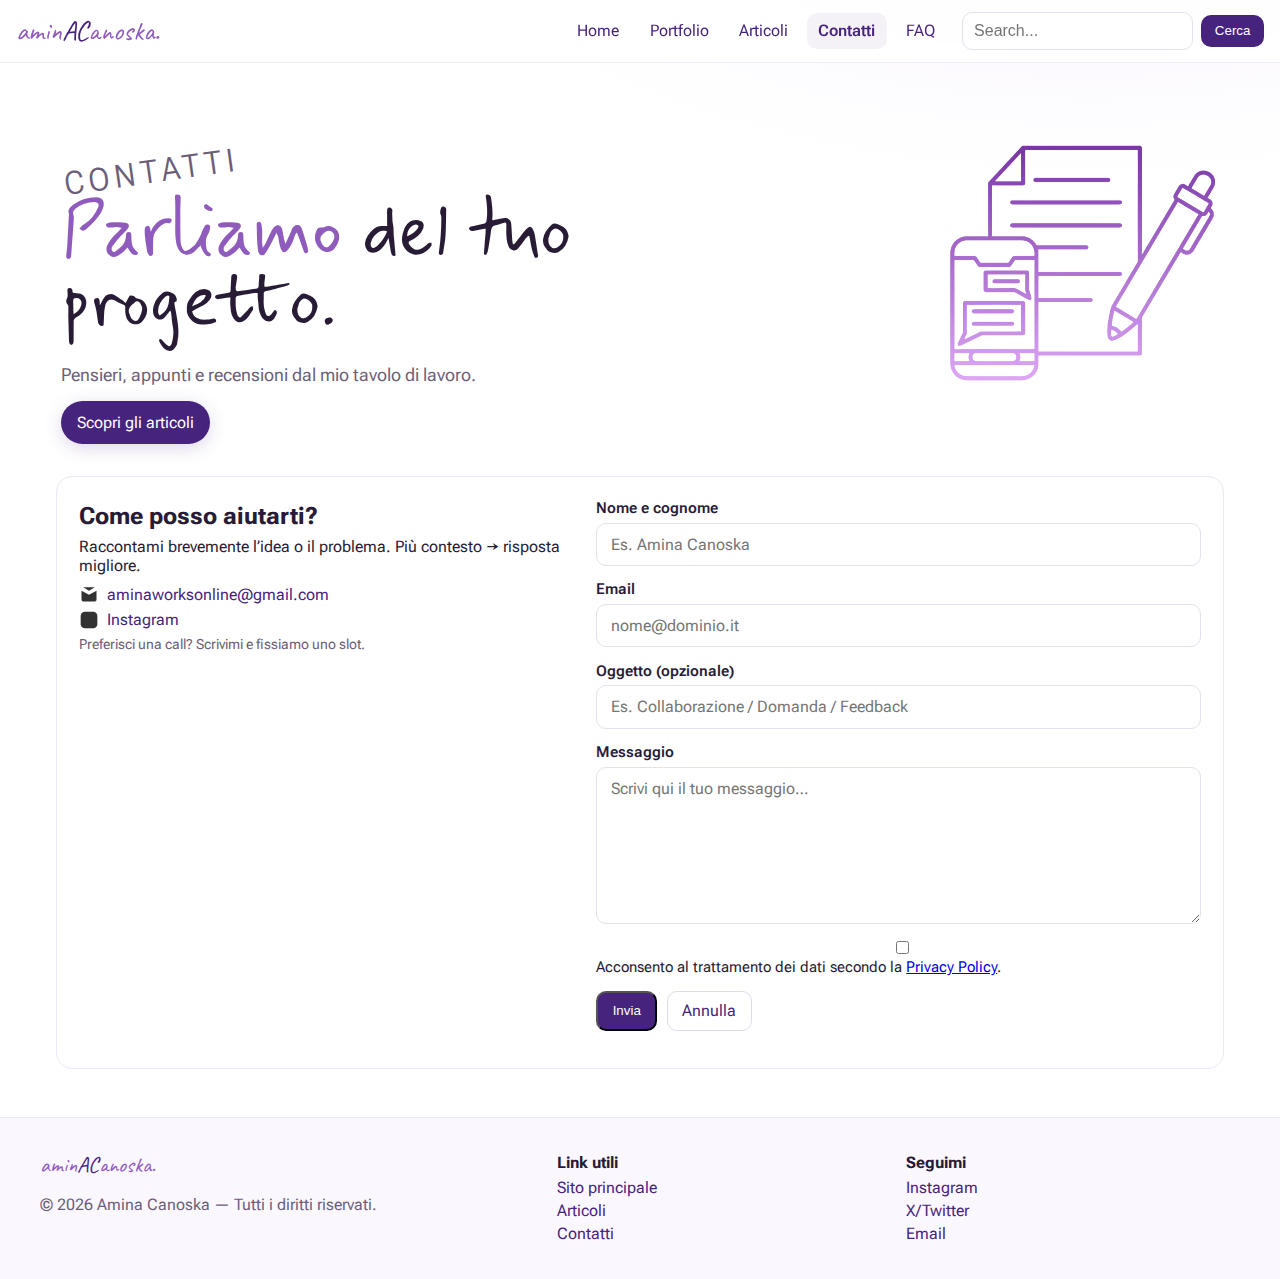
<file: contact.html>
<!DOCTYPE html>
<html lang="it">
<head>
  <meta charset="utf-8" />
  <meta name="viewport" content="width=device-width,initial-scale=1" />

  <title>Contatti — Amina Canoska</title>
  <meta name="description" content="Contatta Amina Canoska per collaborazioni, domande e feedback su articoli e progetti." />

  <link rel="canonical" href="https://tuodominio.tld/contact.html" />
  <link rel="icon" href="img/favicon.ico" />

  <!-- OG/Twitter -->
  <meta property="og:type" content="website" />
  <meta property="og:title" content="Contatti — Amina Canoska" />
  <meta property="og:description" content="Parliamo del tuo progetto: scrivimi per collaborazioni o domande." />
  <meta property="og:image" content="https://tuodominio.tld/img/og-image.jpg" />
  <meta property="og:url" content="https://tuodominio.tld/contact.html" />
  <meta name="twitter:card" content="summary_large_image" />

  <!-- Fonts + CSS progetto -->
  <link rel="preconnect" href="https://fonts.gstatic.com" crossorigin />
  <link href="https://fonts.googleapis.com/css2?family=Caveat:wght@400..700&family=Roboto+Flex:opsz,wght@8..144,300..700&display=swap" rel="stylesheet" />
  <link rel="stylesheet" href="style.css" />

  <!-- Schema.org -->
  <script type="application/ld+json">
  {
    "@context":"https://schema.org",
    "@type":"ContactPage",
    "name":"Contatti — Amina Canoska",
    "url":"https://tuodominio.tld/contact.html",
    "inLanguage":"it-IT",
    "description":"Pagina di contatto per collaborazioni, domande e feedback."
  }
  </script>
</head>
<body>

  <!-- Scrim per menu mobile -->
  <div class="scrim" id="scrim" hidden></div>

  <header class="site-header">
    <a class="logo" href="index.html" aria-label="Amina Canoska, home">
      amin<span>AC</span>anoska<span class="dot">.</span>
    </a>

    <button class="nav-toggle" aria-expanded="false" aria-controls="siteNav" aria-label="Apri menu" id="navToggle">
      <span class="bar"></span><span class="bar"></span><span class="bar"></span>
    </button>

    <nav class="site-nav" id="siteNav" data-collapsed="true" aria-label="Navigazione principale">
      <ul class="nav-list">
        <li><a href="index.html">Home</a></li>
        <li><a href="https://aminacanoska.github.io/portfolio/" target="_blank" rel="noopener">Portfolio</a></li>
        <li><a href="all-articles.html">Articoli</a></li>
        <li><a href="contact.html" aria-current="page">Contatti</a></li>
        <li><a href="faq.html">FAQ</a></li>
      </ul>

      <form class="nav-search" action="search.html" method="get" role="search">
        <label for="q" class="sr-only">Cerca</label>
        <input id="q" type="search" name="query" placeholder="Search..." required />
        <button type="submit">Cerca</button>
      </form>
    </nav>
  </header>

  <main>
      <!-- HERO -->
      <section class="hero">
        <div class="hero-text">
          <p class="kicker contatti">CONTATTI</p>
          <h1><span>Parliamo</span> del tuo progetto.</h1>
          <p class="sub">Pensieri, appunti e recensioni dal mio tavolo di lavoro.</p>
          <a class="cta" href="all-articles.html">Scopri gli articoli</a>
        </div>
  
        <div class="hero-media">
          <img src="img/progetto.png" alt="Articles Drawing" class="my-img-contatti"/>
        </div>
      </section>

    <!-- CONTATTI: info + form -->
    <section class="contact">
      <div class="contact-card">
        <aside class="contact-info">
          <h2>Come posso aiutarti?</h2>
          <p>Raccontami brevemente l’idea o il problema. Più contesto → risposta migliore.</p>

          <ul class="contact-list">
            <li>
              <svg width="20" height="20" viewBox="0 0 24 24" aria-hidden="true"><path d="M21 8v11a2 2 0 0 1-2 2H5a2 2 0 0 1-2-2V8l9 5 9-5zM19 4H5l7 4 7-4z"/></svg>
              <a href="mailto:aminaworksonline@gmail.com">aminaworksonline@gmail.com</a>
            </li>
            <li>
              <svg width="20" height="20" viewBox="0 0 24 24" aria-hidden="true"><path d="M7 2h10a5 5 0 0 1 5 5v10a5 5 0 0 1-5 5H7a5 5 0 0 1-5-5V7a5 5 0 0 1 5-5z"/></svg>
              <a href="https://www.instagram.com/amina_canoska/" target="_blank" rel="noopener">Instagram</a>
            </li>
          </ul>

          <p class="small-muted">Preferisci una call? Scrivimi e fissiamo uno slot.</p>
        </aside>

        <form class="contact-form" id="contactForm" action="https://formspree.io/f/xgvzqkbe" method="POST" novalidate>
          <div class="field">
            <label for="name">Nome e cognome</label>
            <input id="name" name="name" type="text" autocomplete="name" placeholder="Es. Amina Canoska" required />
          </div>

          <div class="field">
            <label for="email">Email</label>
            <input id="email" name="email" type="email" autocomplete="email" inputmode="email" placeholder="nome@dominio.it" required />
          </div>

          <div class="field">
            <label for="subject">Oggetto (opzionale)</label>
            <input id="subject" name="subject" type="text" placeholder="Es. Collaborazione / Domanda / Feedback" />
          </div>

          <div class="field">
            <label for="message">Messaggio</label>
            <textarea id="message" name="message" rows="7" placeholder="Scrivi qui il tuo messaggio…" required></textarea>
          </div>

          <!-- Honeypot -->
          <div class="sr-only" aria-hidden="true">
            <label for="hp">Lascia vuoto</label>
            <input id="hp" name="hp" type="text" tabindex="-1" autocomplete="off" />
          </div>

          <!-- Consenso -->
          <div class="field checkbox-field">
            <label>
              <input type="checkbox" name="consent" required />
              Acconsento al trattamento dei dati secondo la
              <a href="privacy.html" target="_blank" rel="noopener">Privacy Policy</a>.
            </label>
          </div>

          <div class="form-actions">
            <button class="btn" type="submit">Invia</button>
            <a class="btn ghost" href="index.html">Annulla</a>
          </div>

          <p id="formStatus" class="help" aria-live="polite"></p>
        </form>
      </div>
    </section>
  </main>

  <footer class="site-footer">
    <div class="footer-grid">
      <div>
        <div class="footer-logo">amin<span>AC</span>anoska<span class="dot">.</span></div>
        <p class="muted">© <span id="y"></span> Amina Canoska — Tutti i diritti riservati.</p>
      </div>
      <div>
        <h3>Link utili</h3>
        <ul>
          <li><a href="https://aminacanoska.github.io/portfolio/" target="_blank" rel="noopener">Sito principale</a></li>
          <li><a href="all-articles.html">Articoli</a></li>
          <li><a href="contact.html" aria-current="page">Contatti</a></li>
        </ul>
      </div>
      <div>
        <h3>Seguimi</h3>
        <ul class="socials">
          <li><a href="https://instagram.com/tuo" target="_blank" rel="noopener">Instagram</a></li>
          <li><a href="https://twitter.com/tuo" target="_blank" rel="noopener">X/Twitter</a></li>
          <li><a href="mailto:ciao@tuodominio.tld">Email</a></li>
        </ul>
      </div>
    </div>
  </footer>

  <!-- JS nav condiviso -->
  <script src="script.js" defer></script>
  </body>
  </html>
</file>
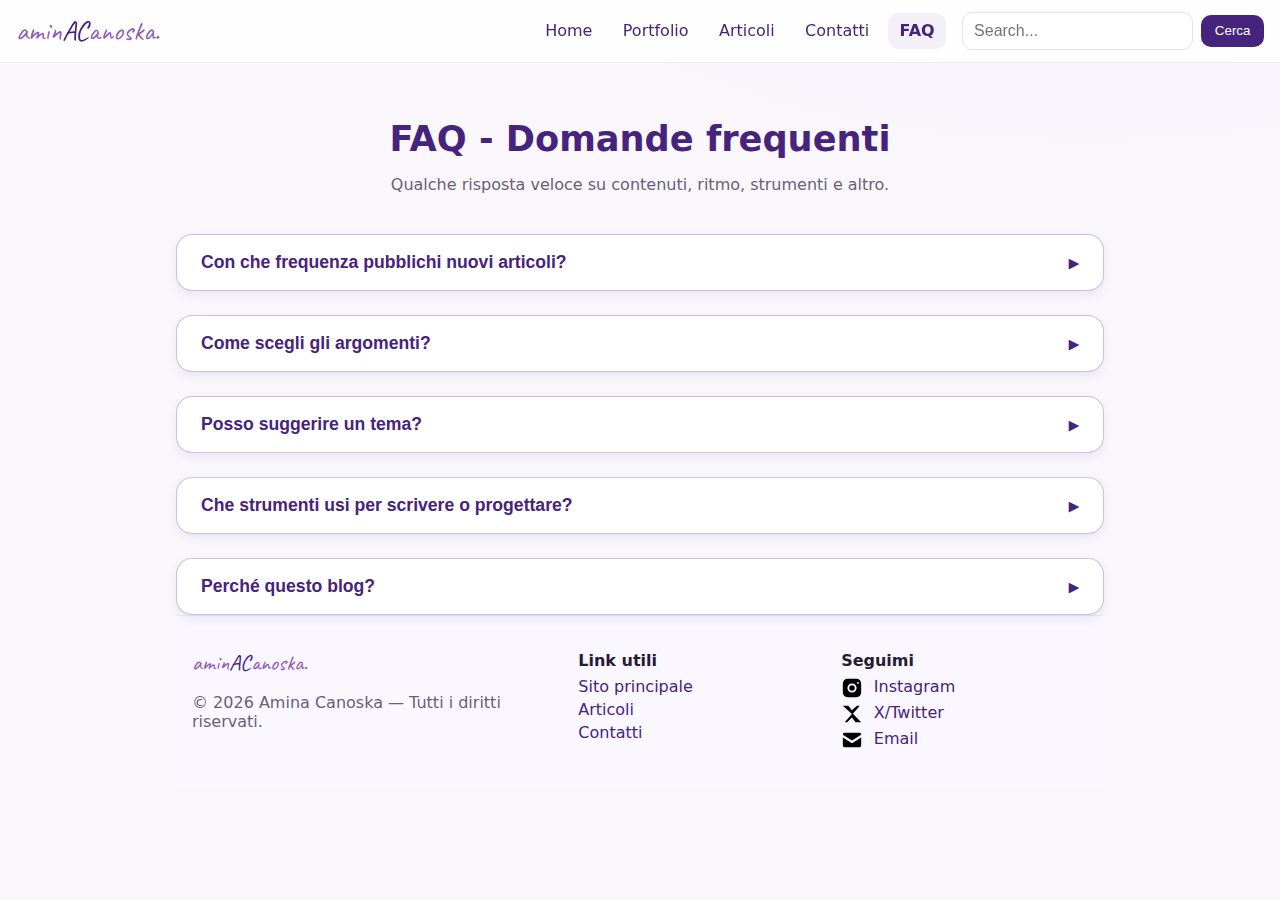
<file: faq.html>
<!DOCTYPE html>
<html lang="it">
<head>
  <meta charset="UTF-8" />
  <meta name="viewport" content="width=device-width, initial-scale=1.0"/>
  <title>FAQ - Domande frequenti</title>
   <link rel="stylesheet" href="style.css"/>
</head>
<body class="faq-body">

    <header class="site-header">
    <a class="logo" href="index.html" aria-label="Amina Canoska, home">
      amin<span>AC</span>anoska<span class="dot">.</span>
    </a>

    <button class="nav-toggle" aria-expanded="false" aria-controls="siteNav" aria-label="Apri menu" id="navToggle">
      <span class="bar"></span><span class="bar"></span><span class="bar"></span>
    </button>

    <nav class="site-nav" id="siteNav" data-collapsed="true" aria-label="Navigazione principale">
      <ul class="nav-list">
        <li><a href="index.html">Home</a></li>
        <li><a href="https://aminacanoska.github.io/portfolio/" target="_blank">Portfolio</a></li>
        <li><a href="all-articles.html">Articoli</a></li>
        <li><a href="contact.html">Contatti</a></li>
        <li><a href="faq.html" aria-current="page">FAQ</a></li>
      </ul>

      <form class="nav-search" action="search.html" method="get" role="search">
        <label for="q" class="sr-only">Cerca</label>
        <input id="q" type="search" name="query" placeholder="Search..." required />
        <button type="submit">Cerca</button>
      </form>
    </nav>
  </header>

  <div id="faq-page">

    <header class="faq-header">
      <h1 class="faq-title">FAQ - Domande frequenti</h1>
      <p class="faq-subtitle">Qualche risposta veloce su contenuti, ritmo, strumenti e altro.</p>
    </header>

    <main class="faq-main">
      <section class="faq-list">

        <article class="faq-item">
          <button class="faq-question" aria-expanded="false">
            <span>Con che frequenza pubblichi nuovi articoli?</span>
          </button>
          <div class="faq-answer" hidden>
            <p>Cerco di pubblicare almeno un articolo al mese, ma preferisco qualità a quantità. Quando ho qualcosa di utile da dire, lo scrivo.</p>
          </div>
        </article>

        <article class="faq-item">
          <button class="faq-question" aria-expanded="false">
            <span>Come scegli gli argomenti?</span>
          </button>
          <div class="faq-answer" hidden>
            <p>Scrivo su ciò che mi incuriosisce o mi serve davvero. Se un concetto mi ossessiona o mi semplifica la vita creativa, finisce qui.</p>
          </div>
        </article>

        <article class="faq-item">
          <button class="faq-question" aria-expanded="false">
            <span>Posso suggerire un tema?</span>
          </button>
          <div class="faq-answer" hidden>
            <p>Volentieri. Se hai un dubbio o un argomento che ti piacerebbe vedere trattato, scrivimi: se mi stimola, ci scrivo su.</p>
          </div>
        </article>

        <article class="faq-item">
          <button class="faq-question" aria-expanded="false">
            <span>Che strumenti usi per scrivere o progettare?</span>
          </button>
          <div class="faq-answer" hidden>
            <p>Uso una toolchain semplice: un editor di testo, Notion per appunti, Figma per visual, e tanta carta nei momenti lenti.</p>
          </div>
        </article>

        <article class="faq-item">
          <button class="faq-question" aria-expanded="false">
            <span>Perché questo blog?</span>
          </button>
          <div class="faq-answer" hidden>
            <p>È il mio modo per pensare ad alta voce, rallentare e condividere cose che mi aiutano a lavorare meglio e con più senso.</p>
          </div>
        </article>

      </section>
    </main>
  

   <footer class="site-footer">
    <div class="footer-grid">
      <div>
        <div class="footer-logo">amin<span>AC</span>anoska<span class="dot">.</span></div>
        <p class="muted">
          © <span id="y"></span> Amina Canoska — Tutti i diritti riservati.
        </p>
      </div>
      <div>
        <h3>Link utili</h3>
        <ul>
          <li><a href="https://aminacanoska.github.io/portfolio/" target="_blank" rel="noopener">Sito principale</a></li>
          <li><a href="all-articles.html">Articoli</a></li>
          <li><a href="contact.html">Contatti</a></li>
        </ul>
      </div>
      <div>
        <h3>Seguimi</h3>
        <ul class="socials">
          <li><a href="https://instagram.com/tuo" target="_blank" rel="noopener" aria-label="Instagram">
            <!-- icona semplice -->
            <svg width="22" height="22" viewBox="0 0 24 24" aria-hidden="true"><path d="M7 2h10a5 5 0 0 1 5 5v10a5 5 0 0 1-5 5H7a5 5 0 0 1-5-5V7a5 5 0 0 1 5-5zm5 5a5 5 0 1 0 0 10 5 5 0 0 0 0-10zm6.5.5a1 1 0 1 0 0-2 1 1 0 0 0 0 2zM12 9a3 3 0 1 1 0 6 3 3 0 0 1 0-6z"/></svg>
            Instagram
          </a></li>
          <li><a href="https://twitter.com/tuo" target="_blank" rel="noopener" aria-label="Twitter/X">
            <svg width="22" height="22" viewBox="0 0 24 24" aria-hidden="true"><path d="M17.5 3h3l-7.5 8.6L22 21h-6l-4.2-5.2L6.8 21H4l7.9-9.1L2 3h6l3.8 4.8L17.5 3z"/></svg>
            X/Twitter
          </a></li>
          <li><a href="mailto:ciao@tuodominio.tld" aria-label="Email">
            <svg width="22" height="22" viewBox="0 0 24 24" aria-hidden="true"><path d="M4 4h16a2 2 0 0 1 2 2v.4l-10 6.25L2 6.4V6a2 2 0 0 1 2-2Zm18 5.3V18a2 2 0 0 1-2 2H4a2 2 0 0 1-2-2V9.3l10 6.25 10-6.25Z"/></svg>
            Email
          </a></li>
        </ul>
      </div>
    </div>
  </footer>

    <script src="script.js" defer></script>
</body>
</html>
</file>
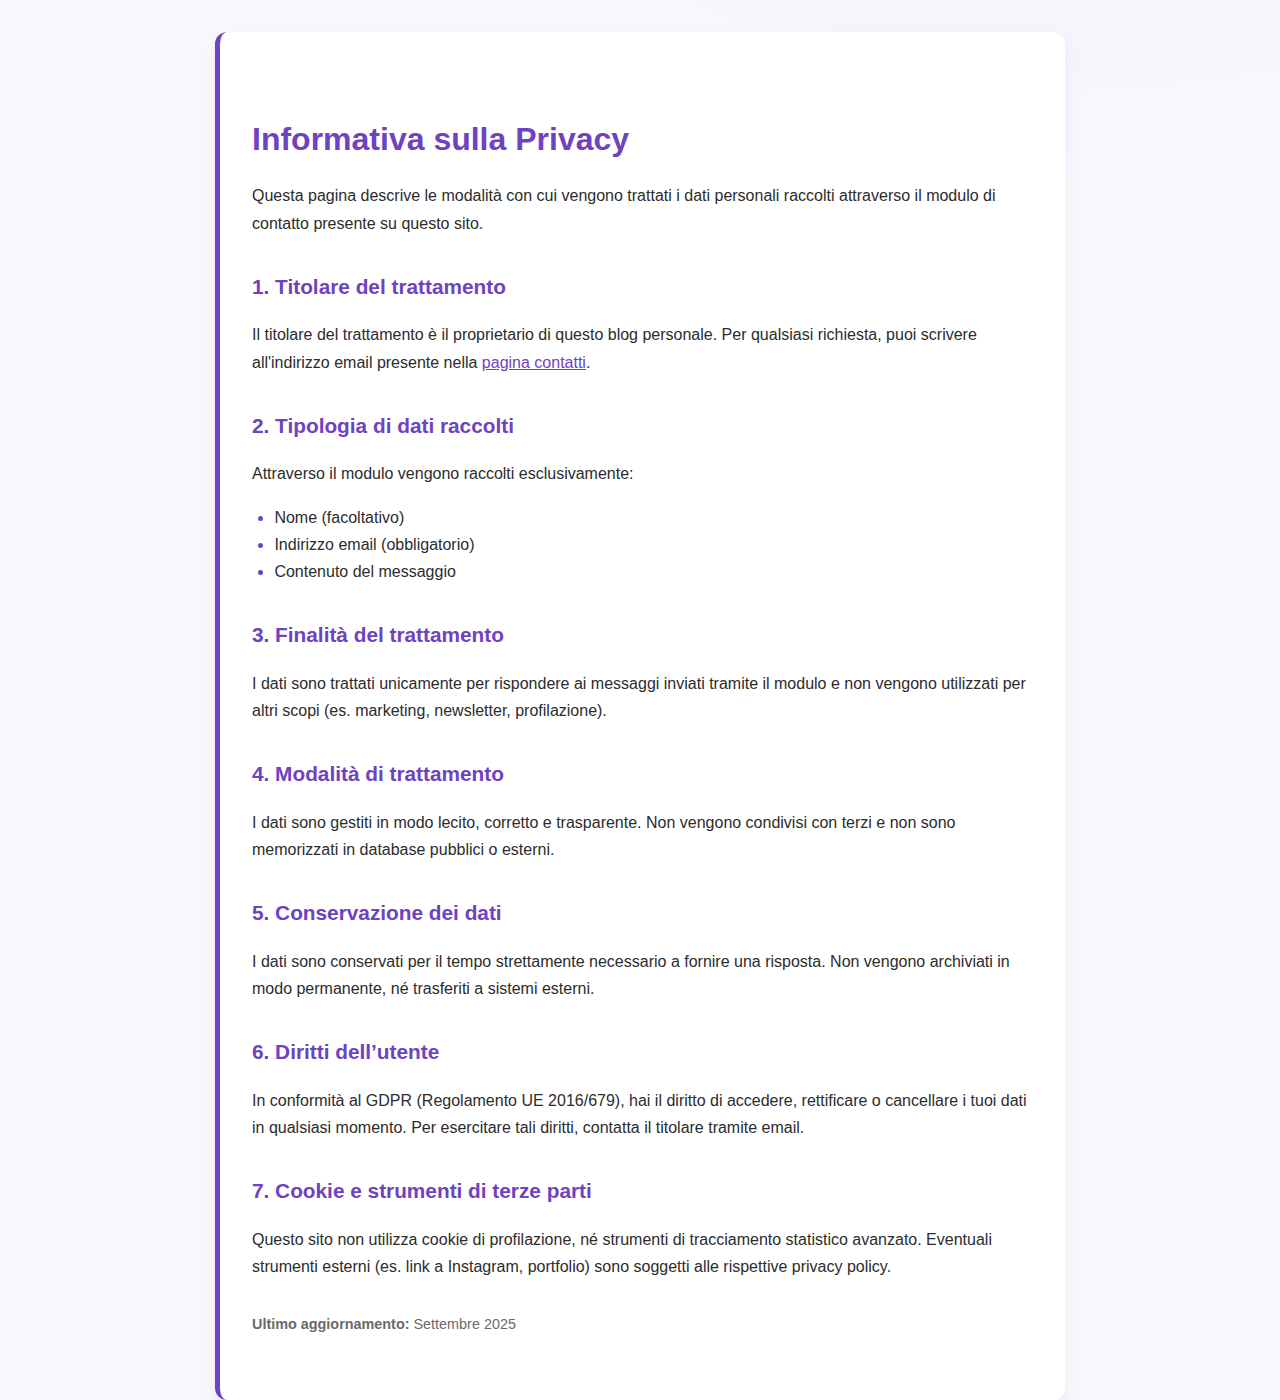
<file: privacy.html>
<!DOCTYPE html>
<html lang="it">
<head>
  <meta charset="UTF-8">
  <meta name="viewport" content="width=device-width, initial-scale=1.0">
  <title>Informativa sulla Privacy</title>
  <link rel="stylesheet" href="style.css">
  <style>
    :root {
      --bg: #faf8fc;
      --text: #2c2c2c;
      --accent: #6f42c1;
      --muted: #6a6a6a;
      --light: #fff;
      --border: #e5dff1;
    }

    body {
      margin: 0;
      font-family: "Segoe UI", Tahoma, Geneva, Verdana, sans-serif;
      background-color: var(--bg);
      color: var(--text);
      line-height: 1.7;
      font-size: 1rem;
      padding: 2rem;
    }

    main {
      max-width: 850px;
      margin: auto;
      background-color: var(--light);
      padding: 3rem 2rem;
      border-radius: 12px;
      border-left: 5px solid var(--accent);
      box-shadow: 0 8px 20px rgba(111, 66, 193, 0.08);
    }

    h1, h2, h3 {
      color: var(--accent);
      margin-top: 2rem;
    }

    h1 {
      font-size: 2rem;
      margin-bottom: 1rem;
    }

    h2 {
      font-size: 1.3rem;
    }

    p {
      margin: 1rem 0;
      color: var(--text);
    }

    ul {
      padding-left: 1.4rem;
    }

    ul li::marker {
      color: var(--accent);
    }

    a {
      color: var(--accent);
      text-decoration: underline;
    }

    .muted {
      color: var(--muted);
      font-size: 0.9rem;
      margin-top: 2rem;
    }

    @media (max-width: 600px) {
      body {
        padding: 1rem;
      }

      main {
        padding: 2rem 1.2rem;
      }
    }
  </style>
</head>
<body>

<main>
  <h1>Informativa sulla Privacy</h1>
  <p>
    Questa pagina descrive le modalità con cui vengono trattati i dati personali raccolti attraverso il modulo di contatto presente su questo sito.
  </p>

  <h2>1. Titolare del trattamento</h2>
  <p>
    Il titolare del trattamento è il proprietario di questo blog personale. Per qualsiasi richiesta, puoi scrivere all'indirizzo email presente nella <a href="contact.html">pagina contatti</a>.
  </p>

  <h2>2. Tipologia di dati raccolti</h2>
  <p>
    Attraverso il modulo vengono raccolti esclusivamente:
  </p>
  <ul>
    <li>Nome (facoltativo)</li>
    <li>Indirizzo email (obbligatorio)</li>
    <li>Contenuto del messaggio</li>
  </ul>

  <h2>3. Finalità del trattamento</h2>
  <p>
    I dati sono trattati unicamente per rispondere ai messaggi inviati tramite il modulo e non vengono utilizzati per altri scopi (es. marketing, newsletter, profilazione).
  </p>

  <h2>4. Modalità di trattamento</h2>
  <p>
    I dati sono gestiti in modo lecito, corretto e trasparente. Non vengono condivisi con terzi e non sono memorizzati in database pubblici o esterni.
  </p>

  <h2>5. Conservazione dei dati</h2>
  <p>
    I dati sono conservati per il tempo strettamente necessario a fornire una risposta. Non vengono archiviati in modo permanente, né trasferiti a sistemi esterni.
  </p>

  <h2>6. Diritti dell’utente</h2>
  <p>
    In conformità al GDPR (Regolamento UE 2016/679), hai il diritto di accedere, rettificare o cancellare i tuoi dati in qualsiasi momento. Per esercitare tali diritti, contatta il titolare tramite email.
  </p>

  <h2>7. Cookie e strumenti di terze parti</h2>
  <p>
    Questo sito non utilizza cookie di profilazione, né strumenti di tracciamento statistico avanzato. Eventuali strumenti esterni (es. link a Instagram, portfolio) sono soggetti alle rispettive privacy policy.
  </p>

  <p class="muted"><strong>Ultimo aggiornamento:</strong> Settembre 2025</p>
</main>

</body>
</html>
</file>
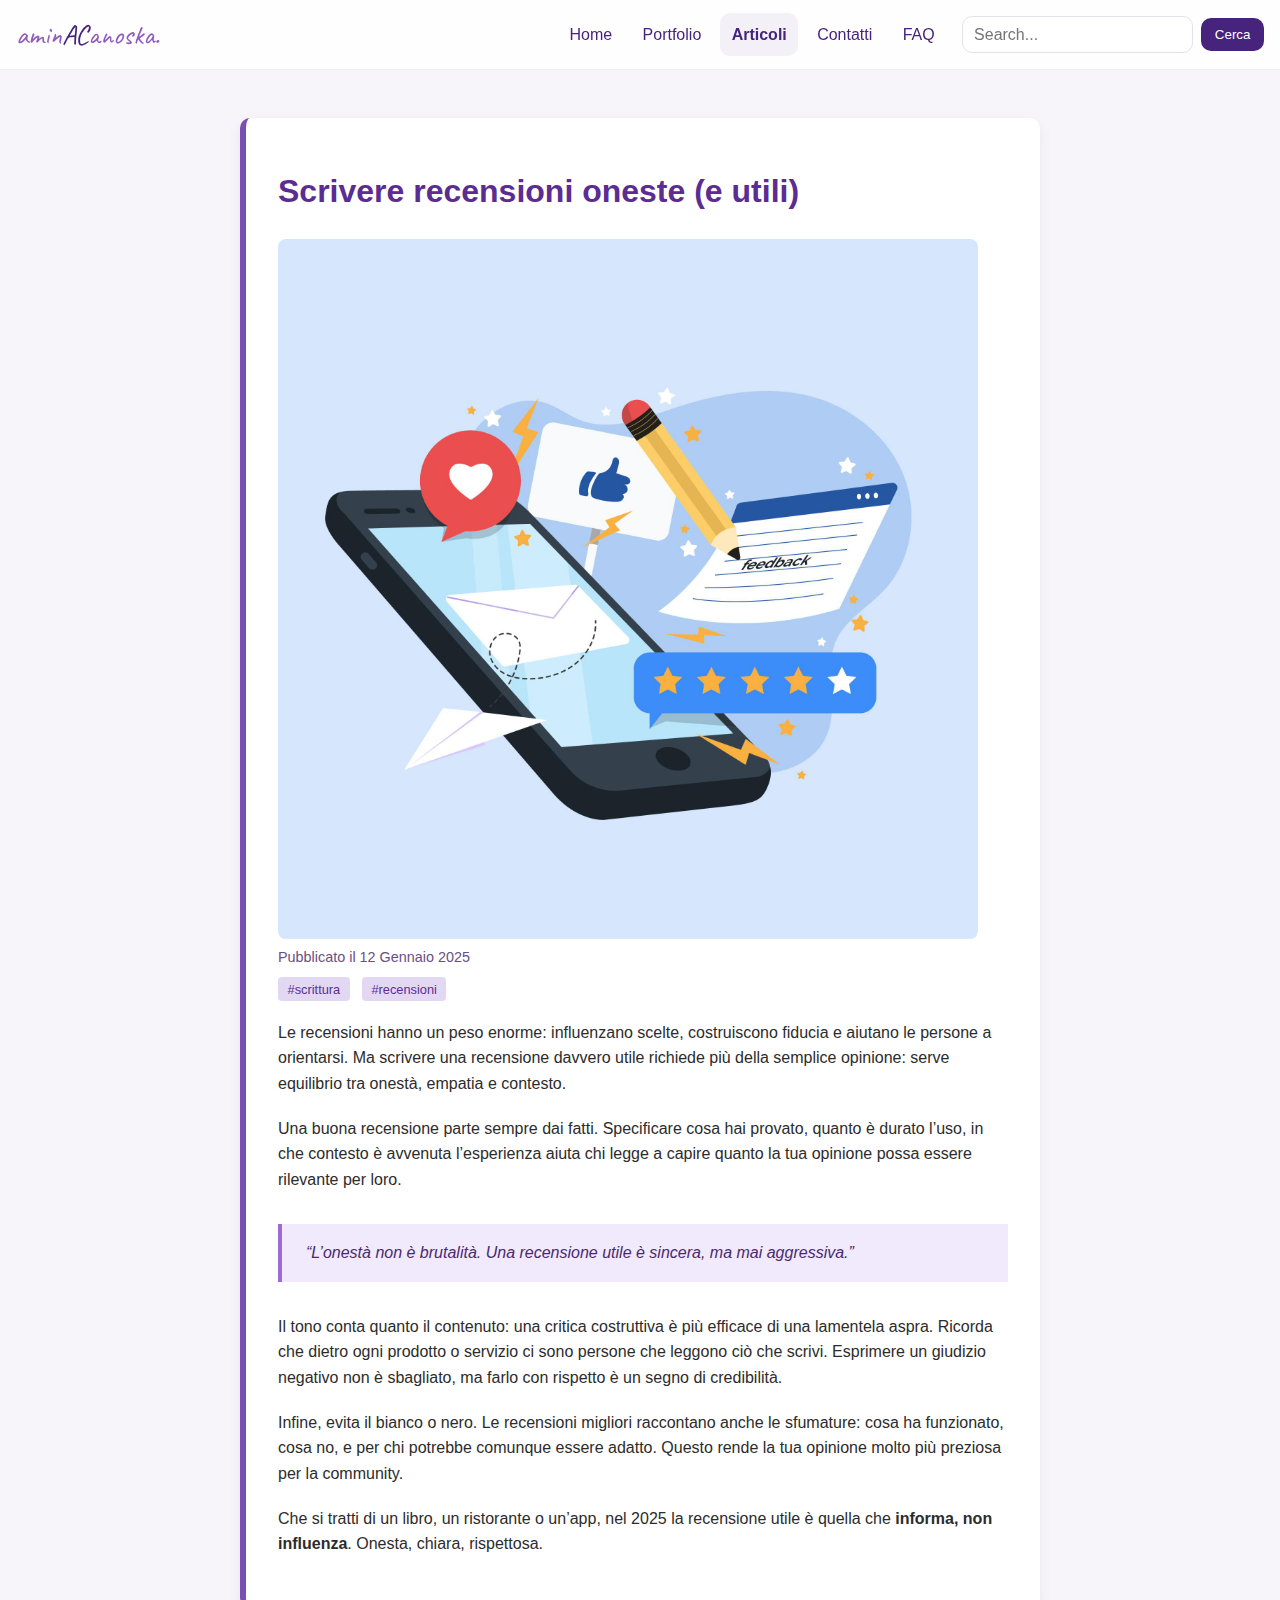
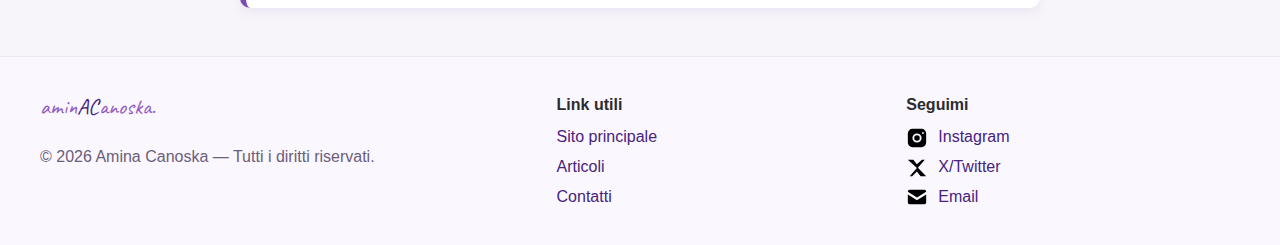
<file: articles/article2.html>
<!DOCTYPE html>
<html lang="it">
<head>
  <meta charset="UTF-8" />
  <meta name="viewport" content="width=device-width, initial-scale=1.0"/>
  <title>Scrivere recensioni oneste (e utili)</title>
  <link rel="stylesheet" href="../style.css"/>
  <style>
    body {
      font-family: 'Segoe UI', Tahoma, Geneva, Verdana, sans-serif;
      margin: 0;
      padding: 0;
      background: #f7f5fa;
      color: #2c2c2c;
      line-height: 1.6;
    }

    .article-container {
      max-width: 800px;
      margin: 3rem auto;
      padding: 2rem;
      background: white;
      box-shadow: 0 4px 12px rgba(140, 90, 180, 0.1);
      border-left: 6px solid #7a4eb3;
      border-radius: 10px;
    }

    .article-cover {
      width: 100%;
      height: auto;
      border-radius: 8px;
    }

    h1 {
      font-size: 2rem;
      margin-top: 1rem;
      color: #5b2c91;
    }

    .meta {
      color: #6a4f80;
      font-size: 0.9rem;
      margin-bottom: 1rem;
    }

    .tags {
      margin-top: 0.5rem;
    }

    .tags span {
      background: #e3d8f3;
      color: #5c2d91;
      padding: 0.3rem 0.6rem;
      border-radius: 4px;
      font-size: 0.8rem;
      margin-right: 0.5rem;
    }

    p {
      margin: 1.2rem 0;
    }

    blockquote {
      margin: 2rem 0;
      padding: 1rem 1.5rem;
      background: #f1e9fc;
      border-left: 4px solid #9d6cd3;
      font-style: italic;
      color: #4a296e;
    }
  </style>
</head>
<body>

  <!-- Scrim per il menu mobile -->
  <div class="scrim" id="scrim" hidden></div>

  <header class="site-header">
    <a class="logo" href="index.html" aria-label="Amina Canoska, home">
      amin<span>AC</span>anoska<span class="dot">.</span>
    </a>

    <button class="nav-toggle" aria-expanded="false" aria-controls="siteNav" aria-label="Apri menu" id="navToggle">
      <span class="bar"></span><span class="bar"></span><span class="bar"></span>
    </button>

    <nav class="site-nav" id="siteNav" data-collapsed="true" aria-label="Navigazione principale">
      <ul class="nav-list">
        <li><a href="../index.html">Home</a></li>
        <li><a href="https://aminacanoska.github.io/portfolio/" target="_blank">Portfolio</a></li>
        <li><a href="../all-articles.html" target="_blank" aria-current="page">Articoli</a></li>
        <li><a href="../contact.html" target="_blank">Contatti</a></li>
        <li><a href="../faq.html" target="_blank">FAQ</a></li>
      </ul>

      <form class="nav-search" action="search.html" method="get" role="search">
        <label for="q" class="sr-only">Cerca</label>
        <input id="q" type="search" name="query" placeholder="Search..." required />
        <button type="submit">Cerca</button>
      </form>
    </nav>
  </header>
  <article class="article-container">
    <h1>Scrivere recensioni oneste (e utili)</h1>
    <img src="../img/recensioni.jpg" alt="Scrivere recensioni" class="article-cover" style="width:700px"/>
    <div class="meta">
      Pubblicato il 12 Gennaio 2025
      <div class="tags">
        <span>#scrittura</span>
        <span>#recensioni</span>
      </div>
    </div>

    <p>Le recensioni hanno un peso enorme: influenzano scelte, costruiscono fiducia e aiutano le persone a orientarsi. Ma scrivere una recensione davvero utile richiede più della semplice opinione: serve equilibrio tra onestà, empatia e contesto.</p>

    <p>Una buona recensione parte sempre dai fatti. Specificare cosa hai provato, quanto è durato l’uso, in che contesto è avvenuta l’esperienza aiuta chi legge a capire quanto la tua opinione possa essere rilevante per loro.</p>

    <blockquote>“L’onestà non è brutalità. Una recensione utile è sincera, ma mai aggressiva.”</blockquote>

    <p>Il tono conta quanto il contenuto: una critica costruttiva è più efficace di una lamentela aspra. Ricorda che dietro ogni prodotto o servizio ci sono persone che leggono ciò che scrivi. Esprimere un giudizio negativo non è sbagliato, ma farlo con rispetto è un segno di credibilità.</p>

    <p>Infine, evita il bianco o nero. Le recensioni migliori raccontano anche le sfumature: cosa ha funzionato, cosa no, e per chi potrebbe comunque essere adatto. Questo rende la tua opinione molto più preziosa per la community.</p>

    <p>Che si tratti di un libro, un ristorante o un’app, nel 2025 la recensione utile è quella che <strong>informa, non influenza</strong>. Onesta, chiara, rispettosa.</p>
  </article>
    <footer class="site-footer">
    <div class="footer-grid">
      <div>
        <div class="footer-logo">amin<span>AC</span>anoska<span class="dot">.</span></div>
        <p class="muted">
          © <span id="y"></span> Amina Canoska — Tutti i diritti riservati.
        </p>
      </div>
      <div>
        <h3>Link utili</h3>
        <ul>
          <li><a href="https://aminacanoska.github.io/portfolio/" target="_blank" rel="noopener">Sito principale</a></li>
          <li><a href="../all-articles.html">Articoli</a></li>
          <li><a href="../contact.html">Contatti</a></li>
        </ul>
      </div>
      <div>
        <h3>Seguimi</h3>
        <ul class="socials">
          <li><a href="https://instagram.com/tuo" target="_blank" rel="noopener" aria-label="Instagram">
            <!-- icona semplice -->
            <svg width="22" height="22" viewBox="0 0 24 24" aria-hidden="true"><path d="M7 2h10a5 5 0 0 1 5 5v10a5 5 0 0 1-5 5H7a5 5 0 0 1-5-5V7a5 5 0 0 1 5-5zm5 5a5 5 0 1 0 0 10 5 5 0 0 0 0-10zm6.5.5a1 1 0 1 0 0-2 1 1 0 0 0 0 2zM12 9a3 3 0 1 1 0 6 3 3 0 0 1 0-6z"/></svg>
            Instagram
          </a></li>
          <li><a href="https://twitter.com/tuo" target="_blank" rel="noopener" aria-label="Twitter/X">
            <svg width="22" height="22" viewBox="0 0 24 24" aria-hidden="true"><path d="M17.5 3h3l-7.5 8.6L22 21h-6l-4.2-5.2L6.8 21H4l7.9-9.1L2 3h6l3.8 4.8L17.5 3z"/></svg>
            X/Twitter
          </a></li>
          <li><a href="mailto:ciao@tuodominio.tld" aria-label="Email">
            <svg width="22" height="22" viewBox="0 0 24 24" aria-hidden="true"><path d="M4 4h16a2 2 0 0 1 2 2v.4l-10 6.25L2 6.4V6a2 2 0 0 1 2-2Zm18 5.3V18a2 2 0 0 1-2 2H4a2 2 0 0 1-2-2V9.3l10 6.25 10-6.25Z"/></svg>
            Email
          </a></li>
        </ul>
      </div>
    </div>
  </footer>
    <script src="../script.js" defer></script>
</body>
</html>
</file>
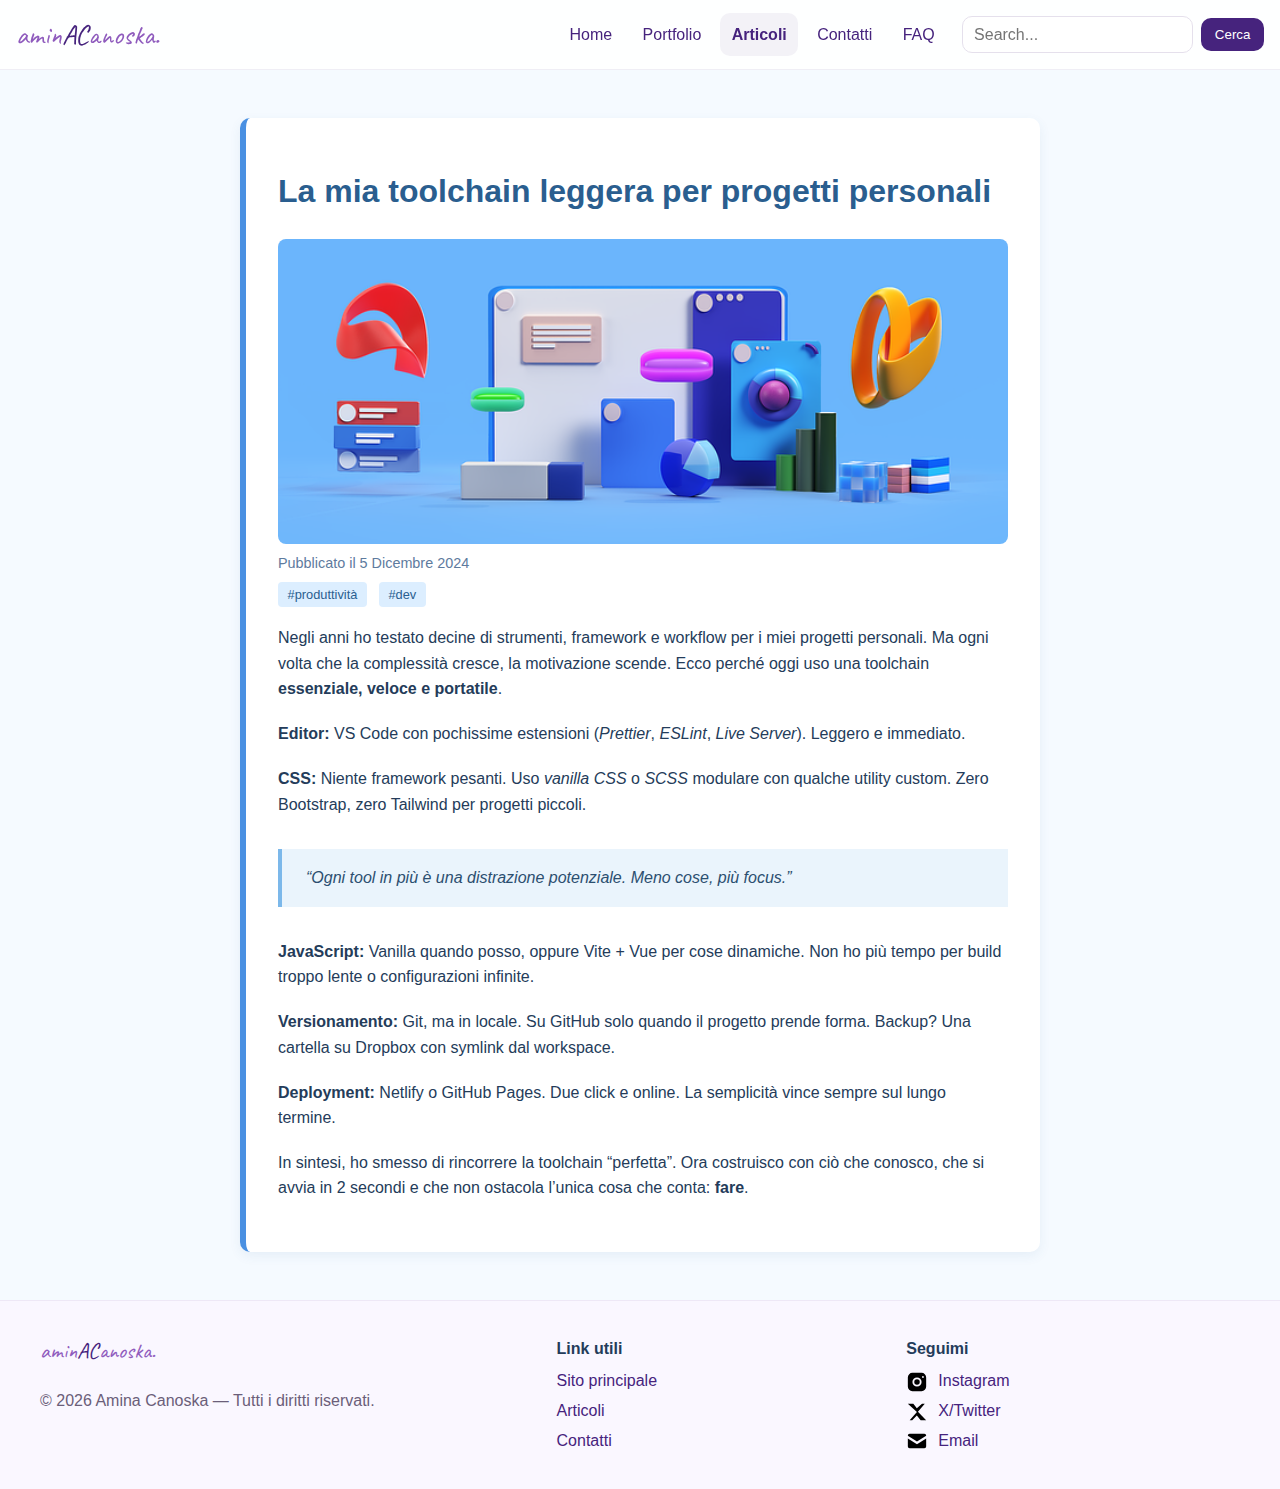
<file: articles/article3.html>
<!DOCTYPE html>
<html lang="it">
<head>
  <meta charset="UTF-8" />
  <meta name="viewport" content="width=device-width, initial-scale=1.0"/>
  <title>La mia toolchain leggera per progetti personali</title>
  <link rel="stylesheet" href="../style.css"/>
  <style>
    body {
      font-family: 'Segoe UI', Tahoma, Geneva, Verdana, sans-serif;
      margin: 0;
      padding: 0;
      background: #f5faff;
      color: #243c5a;
      line-height: 1.6;
    }

    .article-container {
      max-width: 800px;
      margin: 3rem auto;
      padding: 2rem;
      background: #ffffff;
      box-shadow: 0 4px 12px rgba(50, 100, 150, 0.08);
      border-left: 6px solid #4a90e2;
      border-radius: 10px;
    }

    .article-cover {
      width: 100%;
      height: auto;
      border-radius: 8px;
    }

    h1 {
      font-size: 2rem;
      margin-top: 1rem;
      color: #2a5e8f;
    }

    .meta {
      color: #5e7b9e;
      font-size: 0.9rem;
      margin-bottom: 1rem;
    }

    .tags {
      margin-top: 0.5rem;
    }

    .tags span {
      background: #dceeff;
      color: #2a5e8f;
      padding: 0.3rem 0.6rem;
      border-radius: 4px;
      font-size: 0.8rem;
      margin-right: 0.5rem;
    }

    p {
      margin: 1.2rem 0;
    }

    blockquote {
      margin: 2rem 0;
      padding: 1rem 1.5rem;
      background: #eaf4fc;
      border-left: 4px solid #7cb8ea;
      font-style: italic;
      color: #2c4f70;
    }
  </style>
</head>
<body>

  <!-- Scrim per il menu mobile -->
  <div class="scrim" id="scrim" hidden></div>

  <header class="site-header">
    <a class="logo" href="index.html" aria-label="Amina Canoska, home">
      amin<span>AC</span>anoska<span class="dot">.</span>
    </a>

    <button class="nav-toggle" aria-expanded="false" aria-controls="siteNav" aria-label="Apri menu" id="navToggle">
      <span class="bar"></span><span class="bar"></span><span class="bar"></span>
    </button>

    <nav class="site-nav" id="siteNav" data-collapsed="true" aria-label="Navigazione principale">
      <ul class="nav-list">
        <li><a href="../index.html">Home</a></li>
        <li><a href="https://aminacanoska.github.io/portfolio/" target="_blank">Portfolio</a></li>
        <li><a href="../all-articles.html" target="_blank" aria-current="page">Articoli</a></li>
        <li><a href="../contact.html" target="_blank">Contatti</a></li>
        <li><a href="../faq.html" target="_blank">FAQ</a></li>
      </ul>

      <form class="nav-search" action="search.html" method="get" role="search">
        <label for="q" class="sr-only">Cerca</label>
        <input id="q" type="search" name="query" placeholder="Search..." required />
        <button type="submit">Cerca</button>
      </form>
    </nav>
  </header>
  <article class="article-container">
    <h1>La mia toolchain leggera per progetti personali</h1>
    <img src="../img/toolchain.jpg" alt="Toolchain leggera" class="article-cover" />
    <div class="meta">
      Pubblicato il 5 Dicembre 2024
      <div class="tags">
        <span>#produttività</span>
        <span>#dev</span>
      </div>
    </div>

    <p>Negli anni ho testato decine di strumenti, framework e workflow per i miei progetti personali. Ma ogni volta che la complessità cresce, la motivazione scende. Ecco perché oggi uso una toolchain <strong>essenziale, veloce e portatile</strong>.</p>

    <p><strong>Editor:</strong> VS Code con pochissime estensioni (<em>Prettier</em>, <em>ESLint</em>, <em>Live Server</em>). Leggero e immediato.</p>

    <p><strong>CSS:</strong> Niente framework pesanti. Uso <em>vanilla CSS</em> o <em>SCSS</em> modulare con qualche utility custom. Zero Bootstrap, zero Tailwind per progetti piccoli.</p>

    <blockquote>“Ogni tool in più è una distrazione potenziale. Meno cose, più focus.”</blockquote>

    <p><strong>JavaScript:</strong> Vanilla quando posso, oppure Vite + Vue per cose dinamiche. Non ho più tempo per build troppo lente o configurazioni infinite.</p>

    <p><strong>Versionamento:</strong> Git, ma in locale. Su GitHub solo quando il progetto prende forma. Backup? Una cartella su Dropbox con symlink dal workspace.</p>

    <p><strong>Deployment:</strong> Netlify o GitHub Pages. Due click e online. La semplicità vince sempre sul lungo termine.</p>

    <p>In sintesi, ho smesso di rincorrere la toolchain “perfetta”. Ora costruisco con ciò che conosco, che si avvia in 2 secondi e che non ostacola l’unica cosa che conta: <strong>fare</strong>.</p>
  </article>
    <footer class="site-footer">
    <div class="footer-grid">
      <div>
        <div class="footer-logo">amin<span>AC</span>anoska<span class="dot">.</span></div>
        <p class="muted">
          © <span id="y"></span> Amina Canoska — Tutti i diritti riservati.
        </p>
      </div>
      <div>
        <h3>Link utili</h3>
        <ul>
          <li><a href="https://aminacanoska.github.io/portfolio/" target="_blank" rel="noopener">Sito principale</a></li>
          <li><a href="../all-articles.html">Articoli</a></li>
          <li><a href="../contact.html">Contatti</a></li>
        </ul>
      </div>
      <div>
        <h3>Seguimi</h3>
        <ul class="socials">
          <li><a href="https://instagram.com/tuo" target="_blank" rel="noopener" aria-label="Instagram">
            <!-- icona semplice -->
            <svg width="22" height="22" viewBox="0 0 24 24" aria-hidden="true"><path d="M7 2h10a5 5 0 0 1 5 5v10a5 5 0 0 1-5 5H7a5 5 0 0 1-5-5V7a5 5 0 0 1 5-5zm5 5a5 5 0 1 0 0 10 5 5 0 0 0 0-10zm6.5.5a1 1 0 1 0 0-2 1 1 0 0 0 0 2zM12 9a3 3 0 1 1 0 6 3 3 0 0 1 0-6z"/></svg>
            Instagram
          </a></li>
          <li><a href="https://twitter.com/tuo" target="_blank" rel="noopener" aria-label="Twitter/X">
            <svg width="22" height="22" viewBox="0 0 24 24" aria-hidden="true"><path d="M17.5 3h3l-7.5 8.6L22 21h-6l-4.2-5.2L6.8 21H4l7.9-9.1L2 3h6l3.8 4.8L17.5 3z"/></svg>
            X/Twitter
          </a></li>
          <li><a href="mailto:ciao@tuodominio.tld" aria-label="Email">
            <svg width="22" height="22" viewBox="0 0 24 24" aria-hidden="true"><path d="M4 4h16a2 2 0 0 1 2 2v.4l-10 6.25L2 6.4V6a2 2 0 0 1 2-2Zm18 5.3V18a2 2 0 0 1-2 2H4a2 2 0 0 1-2-2V9.3l10 6.25 10-6.25Z"/></svg>
            Email
          </a></li>
        </ul>
      </div>
    </div>
  </footer>
    <script src="../script.js" defer></script>
</body>
</html>
</file>
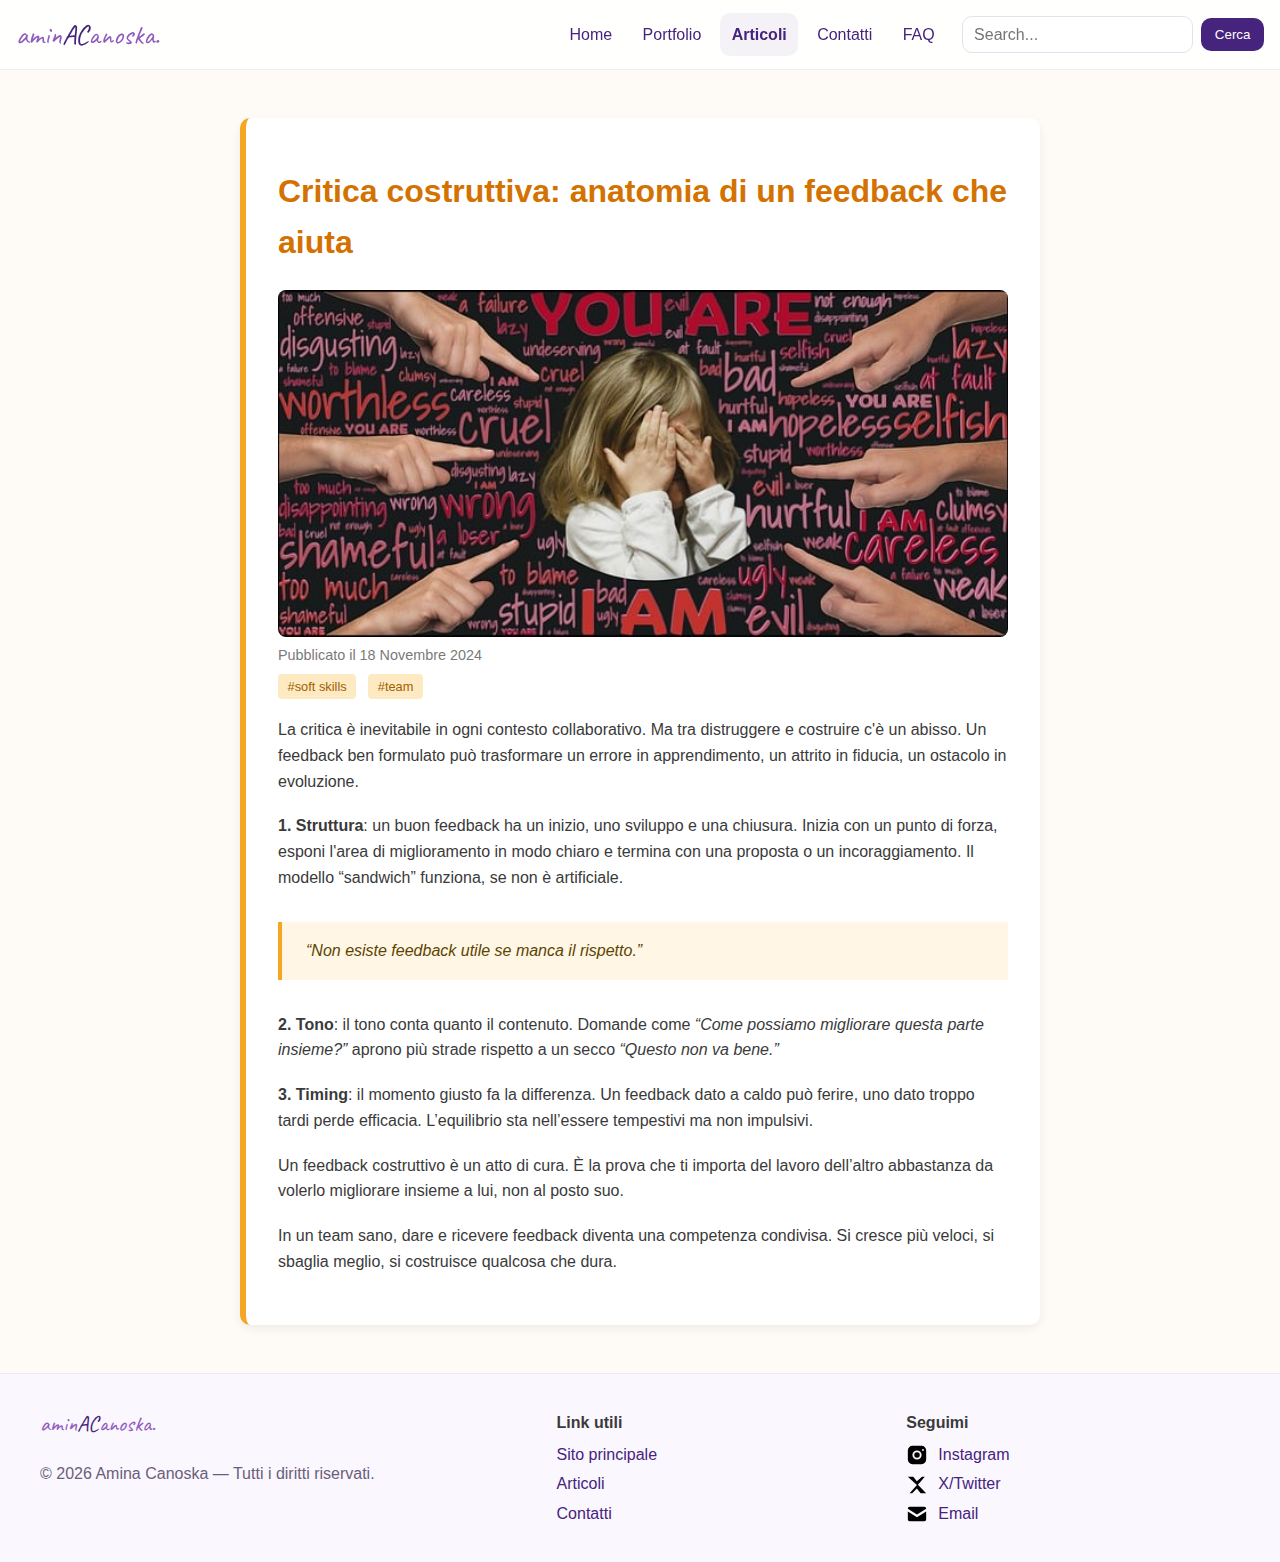
<file: articles/article4.html>
<!DOCTYPE html>
<html lang="it">
<head>
  <meta charset="UTF-8" />
  <meta name="viewport" content="width=device-width, initial-scale=1.0"/>
  <title>Critica costruttiva: anatomia di un feedback che aiuta</title>
  <link rel="stylesheet" href="../style.css"/>
  <style>
    body {
      font-family: 'Segoe UI', Tahoma, Geneva, Verdana, sans-serif;
      margin: 0;
      padding: 0;
      background: #fefbf7;
      color: #3a3a3a;
      line-height: 1.6;
    }

    .article-container {
      max-width: 800px;
      margin: 3rem auto;
      padding: 2rem;
      background: #ffffff;
      box-shadow: 0 4px 10px rgba(0, 0, 0, 0.06);
      border-left: 6px solid #f5a623;
      border-radius: 10px;
    }

    .article-cover {
      width: 100%;
      height: auto;
      border-radius: 8px;
    }

    h1 {
      font-size: 2rem;
      margin-top: 1rem;
      color: #d37200;
    }

    .meta {
      color: #7a7a7a;
      font-size: 0.9rem;
      margin-bottom: 1rem;
    }

    .tags {
      margin-top: 0.5rem;
    }

    .tags span {
      background: #fdeac3;
      color: #a15f00;
      padding: 0.3rem 0.6rem;
      border-radius: 4px;
      font-size: 0.8rem;
      margin-right: 0.5rem;
    }

    p {
      margin: 1.2rem 0;
    }

    blockquote {
      margin: 2rem 0;
      padding: 1rem 1.5rem;
      background: #fff6e6;
      border-left: 4px solid #f5a623;
      font-style: italic;
      color: #5c4400;
    }
  </style>
</head>
<body>

  <!-- Scrim per il menu mobile -->
  <div class="scrim" id="scrim" hidden></div>

  <header class="site-header">
    <a class="logo" href="index.html" aria-label="Amina Canoska, home">
      amin<span>AC</span>anoska<span class="dot">.</span>
    </a>

    <button class="nav-toggle" aria-expanded="false" aria-controls="siteNav" aria-label="Apri menu" id="navToggle">
      <span class="bar"></span><span class="bar"></span><span class="bar"></span>
    </button>

    <nav class="site-nav" id="siteNav" data-collapsed="true" aria-label="Navigazione principale">
      <ul class="nav-list">
        <li><a href="../index.html">Home</a></li>
        <li><a href="https://aminacanoska.github.io/portfolio/" target="_blank">Portfolio</a></li>
        <li><a href="../all-articles.html" target="_blank" aria-current="page">Articoli</a></li>
        <li><a href="../contact.html" target="_blank">Contatti</a></li>
        <li><a href="../faq.html" target="_blank">FAQ</a></li>
      </ul>

      <form class="nav-search" action="search.html" method="get" role="search">
        <label for="q" class="sr-only">Cerca</label>
        <input id="q" type="search" name="query" placeholder="Search..." required />
        <button type="submit">Cerca</button>
      </form>
    </nav>
  </header>
    <div id="toast" class="toast hidden">Nessun articolo trovato.</div>
    
  <article class="article-container">
    <h1>Critica costruttiva: anatomia di un feedback che aiuta</h1>
    <img src="../img/feedback.jpg" alt="Feedback e critica costruttiva" class="article-cover" />
    <div class="meta">
      Pubblicato il 18 Novembre 2024
      <div class="tags">
        <span>#soft skills</span>
        <span>#team</span>
      </div>
    </div>

    <p>La critica è inevitabile in ogni contesto collaborativo. Ma tra distruggere e costruire c'è un abisso. Un feedback ben formulato può trasformare un errore in apprendimento, un attrito in fiducia, un ostacolo in evoluzione.</p>

    <p><strong>1. Struttura</strong>: un buon feedback ha un inizio, uno sviluppo e una chiusura. Inizia con un punto di forza, esponi l'area di miglioramento in modo chiaro e termina con una proposta o un incoraggiamento. Il modello “sandwich” funziona, se non è artificiale.</p>

    <blockquote>“Non esiste feedback utile se manca il rispetto.”</blockquote>

    <p><strong>2. Tono</strong>: il tono conta quanto il contenuto. Domande come <em>“Come possiamo migliorare questa parte insieme?”</em> aprono più strade rispetto a un secco <em>“Questo non va bene.”</em></p>

    <p><strong>3. Timing</strong>: il momento giusto fa la differenza. Un feedback dato a caldo può ferire, uno dato troppo tardi perde efficacia. L’equilibrio sta nell’essere tempestivi ma non impulsivi.</p>

    <p>Un feedback costruttivo è un atto di cura. È la prova che ti importa del lavoro dell’altro abbastanza da volerlo migliorare insieme a lui, non al posto suo.</p>

    <p>In un team sano, dare e ricevere feedback diventa una competenza condivisa. Si cresce più veloci, si sbaglia meglio, si costruisce qualcosa che dura.</p>
  </article>
    <footer class="site-footer">
    <div class="footer-grid">
      <div>
        <div class="footer-logo">amin<span>AC</span>anoska<span class="dot">.</span></div>
        <p class="muted">
          © <span id="y"></span> Amina Canoska — Tutti i diritti riservati.
        </p>
      </div>
      <div>
        <h3>Link utili</h3>
        <ul>
          <li><a href="https://aminacanoska.github.io/portfolio/" target="_blank" rel="noopener">Sito principale</a></li>
          <li><a href="../all-articles.html">Articoli</a></li>
          <li><a href="../contact.html">Contatti</a></li>
        </ul>
      </div>
      <div>
        <h3>Seguimi</h3>
        <ul class="socials">
          <li><a href="https://instagram.com/tuo" target="_blank" rel="noopener" aria-label="Instagram">
            <!-- icona semplice -->
            <svg width="22" height="22" viewBox="0 0 24 24" aria-hidden="true"><path d="M7 2h10a5 5 0 0 1 5 5v10a5 5 0 0 1-5 5H7a5 5 0 0 1-5-5V7a5 5 0 0 1 5-5zm5 5a5 5 0 1 0 0 10 5 5 0 0 0 0-10zm6.5.5a1 1 0 1 0 0-2 1 1 0 0 0 0 2zM12 9a3 3 0 1 1 0 6 3 3 0 0 1 0-6z"/></svg>
            Instagram
          </a></li>
          <li><a href="https://twitter.com/tuo" target="_blank" rel="noopener" aria-label="Twitter/X">
            <svg width="22" height="22" viewBox="0 0 24 24" aria-hidden="true"><path d="M17.5 3h3l-7.5 8.6L22 21h-6l-4.2-5.2L6.8 21H4l7.9-9.1L2 3h6l3.8 4.8L17.5 3z"/></svg>
            X/Twitter
          </a></li>
          <li><a href="mailto:ciao@tuodominio.tld" aria-label="Email">
            <svg width="22" height="22" viewBox="0 0 24 24" aria-hidden="true"><path d="M4 4h16a2 2 0 0 1 2 2v.4l-10 6.25L2 6.4V6a2 2 0 0 1 2-2Zm18 5.3V18a2 2 0 0 1-2 2H4a2 2 0 0 1-2-2V9.3l10 6.25 10-6.25Z"/></svg>
            Email
          </a></li>
        </ul>
      </div>
    </div>
  </footer>
    <script src="../script.js" defer></script>
</body>
</html>
</file>
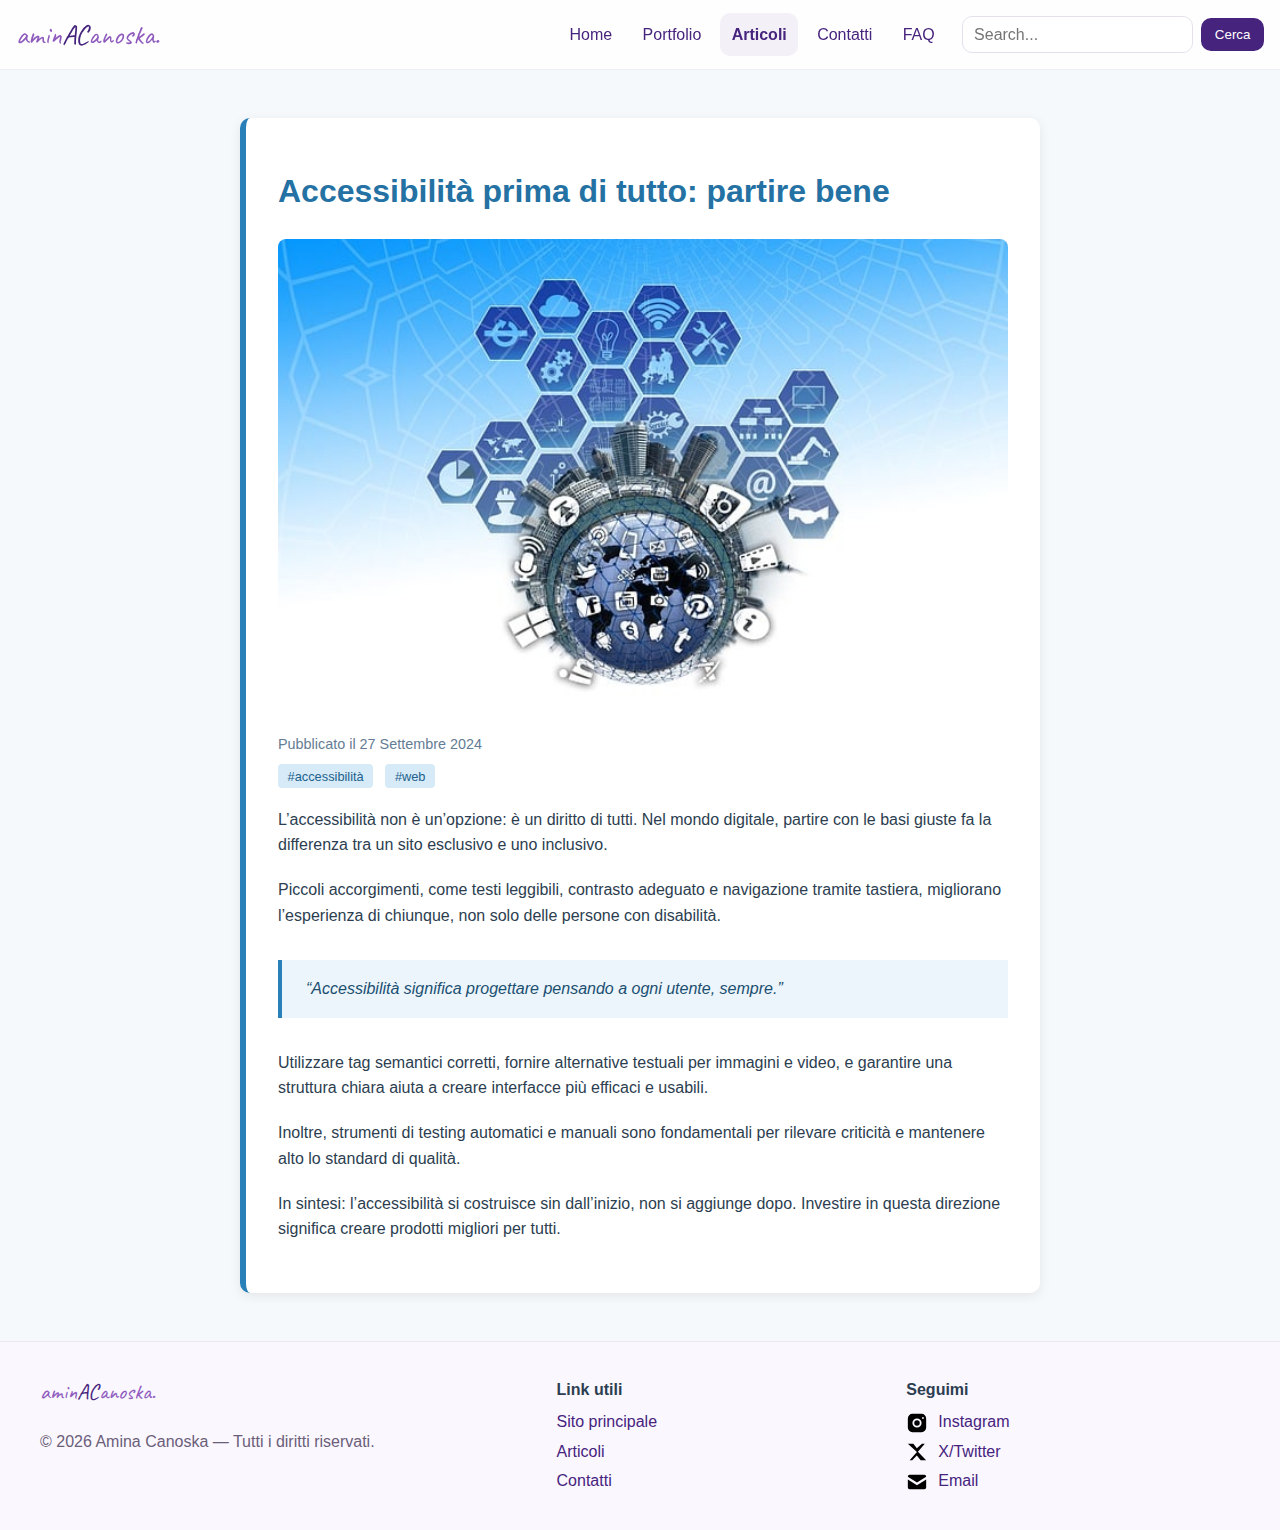
<file: articles/article5.html>
<!DOCTYPE html>
<html lang="it">
<head>
  <meta charset="UTF-8" />
  <meta name="viewport" content="width=device-width, initial-scale=1.0"/>
  <title>Accessibilità prima di tutto: partire bene</title>
  <link rel="stylesheet" href="../style.css"/>
  <style>
    body {
      font-family: 'Segoe UI', Tahoma, Geneva, Verdana, sans-serif;
      margin: 0;
      padding: 0;
      background: #f5f9fc;
      color: #2c3e50;
      line-height: 1.6;
    }

    .article-container {
      max-width: 800px;
      margin: 3rem auto;
      padding: 2rem;
      background: #ffffff;
      box-shadow: 0 3px 12px rgba(0, 0, 0, 0.08);
      border-left: 6px solid #2980b9;
      border-radius: 10px;
    }

    .article-cover {
      width: 100%;
      height: auto;
      border-radius: 8px;
    }

    h1 {
      font-size: 2rem;
      margin-top: 1rem;
      color: #2471a3;
    }

    .meta {
      color: #647d94;
      font-size: 0.9rem;
      margin-bottom: 1rem;
    }

    .tags {
      margin-top: 0.5rem;
    }

    .tags span {
      background: #d6eaf8;
      color: #21618c;
      padding: 0.3rem 0.6rem;
      border-radius: 4px;
      font-size: 0.8rem;
      margin-right: 0.5rem;
    }

    p {
      margin: 1.2rem 0;
    }

    blockquote {
      margin: 2rem 0;
      padding: 1rem 1.5rem;
      background: #ebf5fb;
      border-left: 4px solid #2980b9;
      font-style: italic;
      color: #1b4f72;
    }
  </style>
</head>
<body>

  <!-- Scrim per il menu mobile -->
  <div class="scrim" id="scrim" hidden></div>

  <header class="site-header">
    <a class="logo" href="index.html" aria-label="Amina Canoska, home">
      amin<span>AC</span>anoska<span class="dot">.</span>
    </a>

    <button class="nav-toggle" aria-expanded="false" aria-controls="siteNav" aria-label="Apri menu" id="navToggle">
      <span class="bar"></span><span class="bar"></span><span class="bar"></span>
    </button>

    <nav class="site-nav" id="siteNav" data-collapsed="true" aria-label="Navigazione principale">
      <ul class="nav-list">
        <li><a href="../index.html">Home</a></li>
        <li><a href="https://aminacanoska.github.io/portfolio/" target="_blank">Portfolio</a></li>
        <li><a href="../all-articles.html" target="_blank" aria-current="page">Articoli</a></li>
        <li><a href="../contact.html" target="_blank">Contatti</a></li>
        <li><a href="../faq.html" target="_blank">FAQ</a></li>
      </ul>

      <form class="nav-search" action="search.html" method="get" role="search">
        <label for="q" class="sr-only">Cerca</label>
        <input id="q" type="search" name="query" placeholder="Search..." required />
        <button type="submit">Cerca</button>
      </form>
    </nav>
  </header>
    <div id="toast" class="toast hidden">Nessun articolo trovato.</div>
    
  <article class="article-container">
    <h1>Accessibilità prima di tutto: partire bene</h1>
    <img src="../img/a11y.jpg" alt="Accessibilità web" class="article-cover" />
    <div class="meta">
      Pubblicato il 27 Settembre 2024
      <div class="tags">
        <span>#accessibilità</span>
        <span>#web</span>
      </div>
    </div>

    <p>L’accessibilità non è un’opzione: è un diritto di tutti. Nel mondo digitale, partire con le basi giuste fa la differenza tra un sito esclusivo e uno inclusivo.</p>

    <p>Piccoli accorgimenti, come testi leggibili, contrasto adeguato e navigazione tramite tastiera, migliorano l’esperienza di chiunque, non solo delle persone con disabilità.</p>

    <blockquote>“Accessibilità significa progettare pensando a ogni utente, sempre.”</blockquote>

    <p>Utilizzare tag semantici corretti, fornire alternative testuali per immagini e video, e garantire una struttura chiara aiuta a creare interfacce più efficaci e usabili.</p>

    <p>Inoltre, strumenti di testing automatici e manuali sono fondamentali per rilevare criticità e mantenere alto lo standard di qualità.</p>

    <p>In sintesi: l’accessibilità si costruisce sin dall’inizio, non si aggiunge dopo. Investire in questa direzione significa creare prodotti migliori per tutti.</p>
  </article>
    <footer class="site-footer">
    <div class="footer-grid">
      <div>
        <div class="footer-logo">amin<span>AC</span>anoska<span class="dot">.</span></div>
        <p class="muted">
          © <span id="y"></span> Amina Canoska — Tutti i diritti riservati.
        </p>
      </div>
      <div>
        <h3>Link utili</h3>
        <ul>
          <li><a href="https://aminacanoska.github.io/portfolio/" target="_blank" rel="noopener">Sito principale</a></li>
          <li><a href="../all-articles.html">Articoli</a></li>
          <li><a href="../contact.html">Contatti</a></li>
        </ul>
      </div>
      <div>
        <h3>Seguimi</h3>
        <ul class="socials">
          <li><a href="https://instagram.com/tuo" target="_blank" rel="noopener" aria-label="Instagram">
            <!-- icona semplice -->
            <svg width="22" height="22" viewBox="0 0 24 24" aria-hidden="true"><path d="M7 2h10a5 5 0 0 1 5 5v10a5 5 0 0 1-5 5H7a5 5 0 0 1-5-5V7a5 5 0 0 1 5-5zm5 5a5 5 0 1 0 0 10 5 5 0 0 0 0-10zm6.5.5a1 1 0 1 0 0-2 1 1 0 0 0 0 2zM12 9a3 3 0 1 1 0 6 3 3 0 0 1 0-6z"/></svg>
            Instagram
          </a></li>
          <li><a href="https://twitter.com/tuo" target="_blank" rel="noopener" aria-label="Twitter/X">
            <svg width="22" height="22" viewBox="0 0 24 24" aria-hidden="true"><path d="M17.5 3h3l-7.5 8.6L22 21h-6l-4.2-5.2L6.8 21H4l7.9-9.1L2 3h6l3.8 4.8L17.5 3z"/></svg>
            X/Twitter
          </a></li>
          <li><a href="mailto:ciao@tuodominio.tld" aria-label="Email">
            <svg width="22" height="22" viewBox="0 0 24 24" aria-hidden="true"><path d="M4 4h16a2 2 0 0 1 2 2v.4l-10 6.25L2 6.4V6a2 2 0 0 1 2-2Zm18 5.3V18a2 2 0 0 1-2 2H4a2 2 0 0 1-2-2V9.3l10 6.25 10-6.25Z"/></svg>
            Email
          </a></li>
        </ul>
      </div>
    </div>
  </footer>
    <script src="../script.js" defer></script>
</body>
</html>
</file>
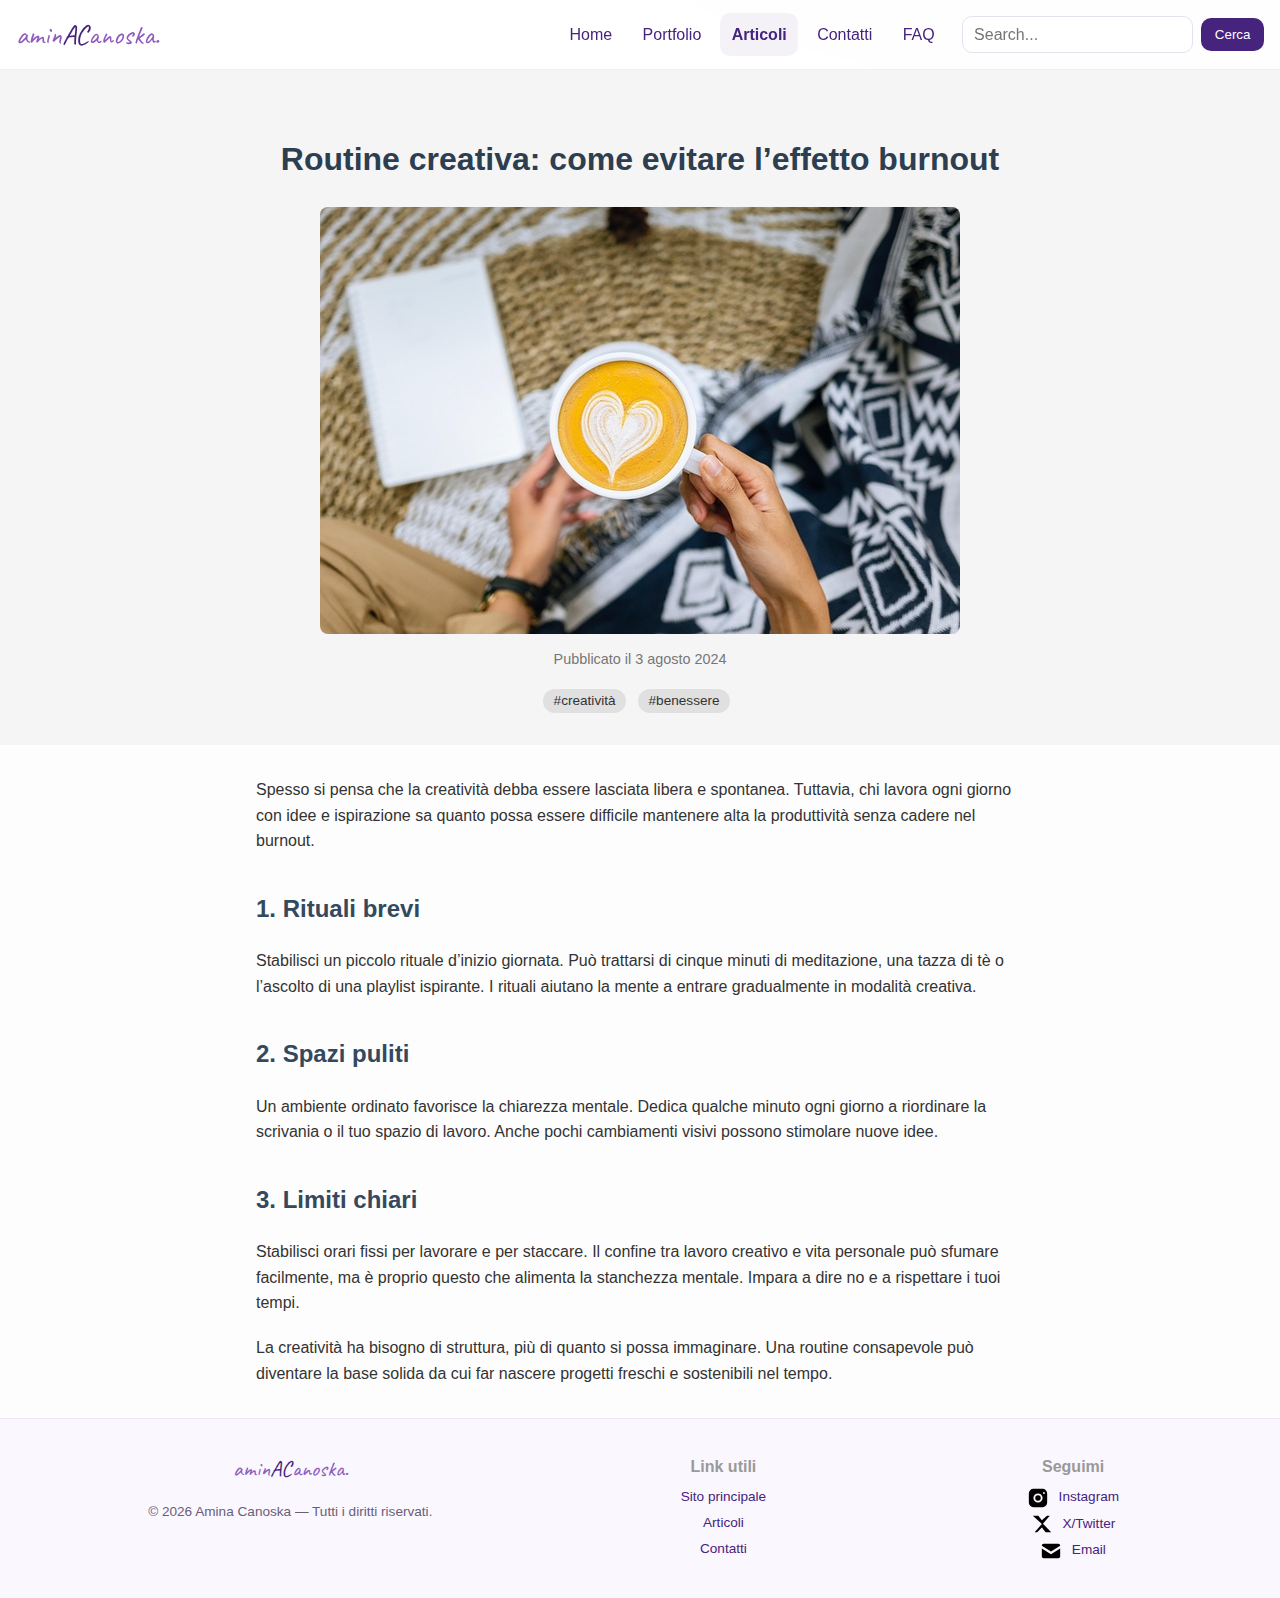
<file: articles/article6.html>
<!DOCTYPE html>
<html lang="it">
<head>
  <meta charset="UTF-8">
  <meta name="viewport" content="width=device-width, initial-scale=1">
  <title>Routine creativa: come evitare l’effetto burnout</title>
  <link rel="stylesheet" href="../style.css"/>
  <style>
    body {
      font-family: 'Helvetica Neue', sans-serif;
      margin: 0;
      padding: 0;
      background-color: #fdfdfd;
      color: #333;
      line-height: 1.6;
    }

    header {
      background-color: #f5f5f5;
      padding: 2em 1em;
      text-align: center;
    }

    header img {
      max-width: 100%;
      height: auto;
      border-radius: 8px;
    }

    header h1 {
      margin-top: 1em;
      font-size: 2em;
      color: #2c3e50;
    }

    .meta {
      color: #777;
      font-size: 0.9em;
      margin-top: 0.5em;
    }

    .tags {
      margin-top: 1em;
    }

    .tags span {
      background-color: #e0e0e0;
      color: #333;
      padding: 0.3em 0.8em;
      margin-right: 0.5em;
      border-radius: 20px;
      font-size: 0.85em;
    }

    main {
      max-width: 800px;
      margin: 2em auto;
      padding: 0 1em;
    }

    article h2 {
      color: #34495e;
      margin-top: 1.5em;
    }

    article p {
      margin-bottom: 1.2em;
    }

    footer {
      text-align: center;
      padding: 2em 1em;
      font-size: 0.85em;
      color: #999;
    }
  </style>
</head>
<body>

  <!-- Scrim per il menu mobile -->
  <div class="scrim" id="scrim" hidden></div>

  <header class="site-header">
    <a class="logo" href="index.html" aria-label="Amina Canoska, home">
      amin<span>AC</span>anoska<span class="dot">.</span>
    </a>

    <button class="nav-toggle" aria-expanded="false" aria-controls="siteNav" aria-label="Apri menu" id="navToggle">
      <span class="bar"></span><span class="bar"></span><span class="bar"></span>
    </button>

    <nav class="site-nav" id="siteNav" data-collapsed="true" aria-label="Navigazione principale">
      <ul class="nav-list">
        <li><a href="../index.html">Home</a></li>
        <li><a href="https://aminacanoska.github.io/portfolio/" target="_blank">Portfolio</a></li>
        <li><a href="../all-articles.html" target="_blank" aria-current="page">Articoli</a></li>
        <li><a href="../contact.html" target="_blank">Contatti</a></li>
        <li><a href="../faq.html" target="_blank">FAQ</a></li>
      </ul>

      <form class="nav-search" action="search.html" method="get" role="search">
        <label for="q" class="sr-only">Cerca</label>
        <input id="q" type="search" name="query" placeholder="Search..." required />
        <button type="submit">Cerca</button>
      </form>
    </nav>
  </header>
    <div id="toast" class="toast hidden">Nessun articolo trovato.</div>

  <header>
    <h1>Routine creativa: come evitare l’effetto burnout</h1>
    <img src="../img/routine.jpg" alt="Routine creativa">
    <div class="meta">Pubblicato il 3 agosto 2024</div>
    <div class="tags">
      <span>#creatività</span>
      <span>#benessere</span>
    </div>
  </header>

  <main>
    <article>
      <p>Spesso si pensa che la creatività debba essere lasciata libera e spontanea. Tuttavia, chi lavora ogni giorno con idee e ispirazione sa quanto possa essere difficile mantenere alta la produttività senza cadere nel burnout.</p>

      <h2>1. Rituali brevi</h2>
      <p>Stabilisci un piccolo rituale d’inizio giornata. Può trattarsi di cinque minuti di meditazione, una tazza di tè o l’ascolto di una playlist ispirante. I rituali aiutano la mente a entrare gradualmente in modalità creativa.</p>

      <h2>2. Spazi puliti</h2>
      <p>Un ambiente ordinato favorisce la chiarezza mentale. Dedica qualche minuto ogni giorno a riordinare la scrivania o il tuo spazio di lavoro. Anche pochi cambiamenti visivi possono stimolare nuove idee.</p>

      <h2>3. Limiti chiari</h2>
      <p>Stabilisci orari fissi per lavorare e per staccare. Il confine tra lavoro creativo e vita personale può sfumare facilmente, ma è proprio questo che alimenta la stanchezza mentale. Impara a dire no e a rispettare i tuoi tempi.</p>

      <p>La creatività ha bisogno di struttura, più di quanto si possa immaginare. Una routine consapevole può diventare la base solida da cui far nascere progetti freschi e sostenibili nel tempo.</p>
    </article>
  </main>

    <footer class="site-footer">
    <div class="footer-grid">
      <div>
        <div class="footer-logo">amin<span>AC</span>anoska<span class="dot">.</span></div>
        <p class="muted">
          © <span id="y"></span> Amina Canoska — Tutti i diritti riservati.
        </p>
      </div>
      <div>
        <h3>Link utili</h3>
        <ul>
          <li><a href="https://aminacanoska.github.io/portfolio/" target="_blank" rel="noopener">Sito principale</a></li>
          <li><a href="../all-articles.html">Articoli</a></li>
          <li><a href="../contact.html">Contatti</a></li>
        </ul>
      </div>
      <div>
        <h3>Seguimi</h3>
        <ul class="socials">
          <li><a href="https://instagram.com/tuo" target="_blank" rel="noopener" aria-label="Instagram">
            <!-- icona semplice -->
            <svg width="22" height="22" viewBox="0 0 24 24" aria-hidden="true"><path d="M7 2h10a5 5 0 0 1 5 5v10a5 5 0 0 1-5 5H7a5 5 0 0 1-5-5V7a5 5 0 0 1 5-5zm5 5a5 5 0 1 0 0 10 5 5 0 0 0 0-10zm6.5.5a1 1 0 1 0 0-2 1 1 0 0 0 0 2zM12 9a3 3 0 1 1 0 6 3 3 0 0 1 0-6z"/></svg>
            Instagram
          </a></li>
          <li><a href="https://twitter.com/tuo" target="_blank" rel="noopener" aria-label="Twitter/X">
            <svg width="22" height="22" viewBox="0 0 24 24" aria-hidden="true"><path d="M17.5 3h3l-7.5 8.6L22 21h-6l-4.2-5.2L6.8 21H4l7.9-9.1L2 3h6l3.8 4.8L17.5 3z"/></svg>
            X/Twitter
          </a></li>
          <li><a href="mailto:ciao@tuodominio.tld" aria-label="Email">
            <svg width="22" height="22" viewBox="0 0 24 24" aria-hidden="true"><path d="M4 4h16a2 2 0 0 1 2 2v.4l-10 6.25L2 6.4V6a2 2 0 0 1 2-2Zm18 5.3V18a2 2 0 0 1-2 2H4a2 2 0 0 1-2-2V9.3l10 6.25 10-6.25Z"/></svg>
            Email
          </a></li>
        </ul>
      </div>
    </div>
  </footer>

    <script src="../script.js" defer></script>
</body>
</html>
</file>
<file: style.css>
@import url('https://fonts.googleapis.com/css2?family=Mynerve&display=swap');
@import url('https://fonts.googleapis.com/css2?family=Mynerve&family=Roboto+Flex:opsz,wght@8..144,100..1000&display=swap');
@import url('https://fonts.googleapis.com/css2?family=Caveat:wght@400..700&display=swap');
/* Base */
*,
*::before,
*::after { box-sizing: border-box; }
html, body { height: 100%; }
:root{
  --brand:#8f5bbd;
  --brand-dark:#46237D;
  --text:#281b36;
  --muted:#6b5e79;
  --card:#ffffff;
  --ring: rgba(70,35,125,.28);
  --radius: 16px;
}

body{
  margin:0;
  font-family: "Roboto Flex", sans-serif;
  font-optical-sizing: auto;
  font-weight: 400; 
  font-style: normal;
  color: var(--text);
  background: radial-gradient(1200px 600px at 85% -20%, #f5effc 0%, transparent 60%) no-repeat;
}

/* Accessibilità */
.sr-only{
  position:absolute;width:1px;height:1px;padding:0;margin:-1px;overflow:hidden;
  clip:rect(0,0,0,0);white-space:nowrap;border:0;
}

/* Header */
.site-header{
  position: sticky; top:0; z-index: 20;
  display:flex; align-items:center; justify-content:space-between;
  padding:.75rem 1rem; background: rgba(255,255,255,.85); backdrop-filter: blur(8px);
  border-bottom: 1px solid rgba(70,35,125,.08);
}
.site-nav {
    display: flex;
}
.logo{ 
  font-family: "Caveat", cursive;
  font-optical-sizing: auto;
  font-weight: weight;
  font-style: normal; 
  font-size: clamp(1.35rem,2.2vw,1.8rem); 
  color: var(--brand); 
  text-decoration:none;
}
.logo span{ color:var(--brand-dark); }
.logo .dot{ color:var(--brand); }

/* Scrim + drawer (mobile) */
.scrim {
    position: fixed;
    inset: 0;
    background: rgba(0, 0, 0, 0.5);
    z-index: 9;
  }
  [hidden] { display: none !important; } /* nasconde qualsiasi elemento con l’attributo hidden */
  .nav-list {
    list-style: none;
    padding: 0;
    margin: 0;
    display: flex;
    flex-direction: column;
    gap: 0.5rem;
  }
  
  .nav-list a {
    text-decoration: none;
    color: var(--brand-dark);
    padding: 0.55rem 0.7rem;
    border-radius: 10px;
    display: block;
    font-size: 1rem;
  }
  
  .nav-list a[aria-current="page"] {
    background: rgba(70, 35, 125, 0.06);
    font-weight: 600;
  }
  
  .nav-list a:hover {
    background: rgba(70, 35, 125, 0.1);
  }
  
  /* Cerca */
  .nav-search {
    display: flex;
    gap: 0.5rem;
  }
  .nav-search input {
    flex: 1;
    padding: 0.55rem 0.7rem;
    border-radius: 10px;
    border: 1px solid #e5e0ec;
    font-size: 1rem;
  }
  .nav-search input:focus {
    outline: 3px solid var(--ring);
    border-color: transparent;
  }
  .nav-search button {
    border: 0;
    padding: 0.55rem 0.85rem;
    border-radius: 10px;
    background: var(--brand-dark);
    color: white;
    cursor: pointer;
  }
  .toast {
  position: fixed;
  top: 10%;
  left: 50%;
  transform: translateX(-50%);
  background-color: #333;
  color: #fff;
  padding: 2rem 2rem;
  border-radius: 6px;
  font-size: 14px;
  z-index: 9999;
  opacity: 0;
  transition: opacity 0.4s ease-in-out;
  pointer-events: none;
}

.toast.show {
  top: 30%;
  opacity: 1;
  pointer-events: auto;
  width: 60vw;
  height: 50vh;
  display: flex;
  justify-content: center;
  align-items: center;
}

.toast.hidden {
  display: none;
}


/* Toggle hamburger → X */
.nav-toggle{
  border:0; background:transparent; display:inline-flex; flex-direction:column; gap:5px;
  align-items:center; justify-content:center; width:42px; height:42px; border-radius:12px; cursor:pointer;
}
.nav-toggle:focus-visible{ outline:3px solid var(--ring); }
.nav-toggle .bar{ width:22px; height:2px; background:var(--brand-dark); transition: transform .2s, opacity .2s; }
body.menu-open .nav-toggle .bar:nth-child(1){ transform: translateY(7px) rotate(45deg); }
body.menu-open .nav-toggle .bar:nth-child(2){ opacity:0; }
body.menu-open .nav-toggle .bar:nth-child(3){ transform: translateY(-7px) rotate(-45deg); }

/* --- MOBILE-ONLY: stato menu aperto --- */
@media (max-width: 959.98px) {
  
    /* Drawer mobile */
    .site-nav {
      position: absolute;
      top: 100%;
      left: 0; right: 0; width: 100%;
      background: rgba(86,85,85,.8);
      backdrop-filter: blur(12px);
      -webkit-backdrop-filter: blur(12px);
      padding: 1rem;
      display: flex; flex-direction: column; gap: 1rem;
      transform: scaleY(0);
      transform-origin: top;
      transition: transform .28s ease;
      z-index: 15;
      box-shadow: 0 8px 20px rgba(0,0,0,.06);
    }
    .site-nav[data-collapsed="false"] { transform: scaleY(1); }
  
    /* Link bianchi SOLO a menu mobile aperto */
    body.menu-open #siteNav a { color: #fff; }
    body.menu-open #siteNav a:hover,
    body.menu-open #siteNav a:focus {
      background-color: rgba(128,0,128,.2);
      outline: none;
    }
  }
  
  /* --- DESKTOP RESET --- */
  @media (min-width: 960px){
    .scrim{ display:none !important; }
    .site-nav{
      position: static; width:auto; transform:none !important;
      box-shadow:none; padding:0; flex-direction:row; gap:1rem;
      /* important per vincere sul background mobile */
      background: transparent !important;
      backdrop-filter: none !important;
      -webkit-backdrop-filter: none !important;
    }
    .nav-list{ flex-direction:row; align-items:center; }
    .nav-search{ align-items:center; }
    .nav-toggle{ display:none; }
  
    /* Assicura i colori desktop */
    .nav-list a { color: var(--brand-dark) !important; }
  }
  

/* HERO */
.hero, .hero-articles {
  max-width: 93%; 
  margin: 0 auto; 
  padding: clamp(1.2rem,5vw,1rem) 1rem 2rem;
  display:grid; 
  grid-template-columns: 1fr; 
  gap: 2rem; 
  align-items:center;
}
.hero-text .kicker, .kicker-articles, .sub-article { 
    color:var(--muted); 
    letter-spacing:.16em; 
    text-transform:uppercase; 
    margin: 2.5rem 0; 
    font-size: 2rem; 
    transform: rotate(-8deg);
}
.hero h1, .hero-articles h1 { 
    margin: 1.5rem 0; 
    line-height:.95; 
    font-family: "Mynerve", cursive;
    font-weight: 400;
    font-style: normal;
    font-size: clamp(2.4rem,8vw,4.6rem); 
}
.hero h1 span, .hero-articles h1 span:first-child{ color:var(--brand-dark); } 
.hero h1 span, .hero-articles h1 span:last-child{ color:var(--brand); }
.hero .sub { color:var(--muted); margin: 0 0 1rem; font-size: clamp(1rem,2.5vw,1.15rem); }
.cta{ display:inline-block; background:var(--brand-dark); color:#fff; text-decoration:none; padding:.75rem 1rem; border-radius:999px; box-shadow:0 4px 18px rgba(70,35,125,.18); }
.cta:focus-visible{ outline:3px solid var(--ring); }

.hero-media { 
  position: relative; 
  display: flex; 
  justify-content: center; 
  width: 100%;
}

.my-img {
  width: min(80vw, 390px); 
  height: auto; 
}

.hero-media .shape {
  position: absolute; 
  bottom: 40%;
  left: 0; 
  transform: translateX(110%); 
  width: 10rem; 
  height: 10rem; 
  border-radius: 22px;
  background: linear-gradient(135deg, #e7dcfb, #ffdced);
  z-index: -2; 
  filter: blur(2px);
  border-left: 1px solid black;
}

.space-img {
  position: absolute;
  top: -10%;
  left: -50%;
  transform: rotate(-55deg); /* più a sinistra */
  width: 6rem;
  height: auto;
  z-index: -1;
}

/* MEDIA QUERIES */

@media (min-width: 600px) {
  .hero {
    display: grid;
    grid-template-columns: 1.1fr 0.9fr;
    align-items: center;
  }

  .hero-media {
    justify-content: flex-end;
  }

  .hero-media .shape {
    left: -5%;
  }

  .space-img {
    top: -10%;
    left: 60%; /* spostata più a destra */
    transform: translateX(-50%) rotate(-55deg);
  }
}

@media (max-width: 599px) {
  .hero-text {
    margin-bottom: 4rem;
  }

  .hero-text .kicker {
    font-size: 1.2rem;
    margin: 1rem 0; 
  }

  .hero-media .shape {
    left: -2%;
  }

  .space-img {
    top: -30%;
    left: 60%;
    transform: translateX(-50%) rotate(-55deg);
  }
}

/* ARTICOLI */
.articles{ max-width:1200px; margin:0 auto; padding: 0 1rem 2.5rem; }
.section-head{
  display:flex; align-items:baseline; justify-content:space-between; gap:1rem; margin-bottom: .8rem;
}
.section-head h2{ margin:.2rem 0; font-size: clamp(1.3rem,3vw,1.8rem); }
.see-all{ text-decoration:none; color:var(--brand-dark); font-weight:600; }
.articles-grid{
  display:grid; grid-template-columns: 1fr; gap: 1rem;
}
@media (min-width: 720px){ 
  .articles-grid{ 
    grid-template-columns: repeat(2,1fr); 
  } 
}

@media (min-width: 1080px){ 
  .articles-grid{ 
    grid-template-columns: repeat(3,1fr); 
  } 
}

.card{
  background:var(--card); border:1px solid #eee8f6; border-radius: var(--radius); overflow:hidden;
  transition: transform .18s, box-shadow .18s;
}
.card:hover{ transform: translateY(-3px); box-shadow:0 10px 24px rgba(22,10,40,.08); }
.card a{ color:inherit; text-decoration:none; display:block; }
.card .thumb{ aspect-ratio: 16/9; width:100%; object-fit:cover; display:block; }
.card .meta{ padding: .8rem .9rem 1rem; }
.card .meta .tags{ display:flex; gap:.4rem; flex-wrap:wrap; margin:.2rem 0 .5rem; }
.card .meta .tag{ font-size:.75rem; background:#f3effb; color:#4d2b83; border-radius:999px; padding:.2rem .5rem; }
.card h3{ margin:.2rem 0 .3rem; font-size: 1.05rem; }
.card .excerpt{ color:var(--muted); margin:0; font-size:.95rem; }
.card .date{ color: #8c85a0; font-size:.8rem; margin-top:.5rem; }

/* ABOUT */
.about{ max-width:1200px; margin:0 auto; padding: 0 1rem 3rem; }
.about-card{
  display:grid; grid-template-columns: 1fr; gap:1.2rem; background:#fff; border:1px solid #eee8f6; border-radius: var(--radius);
  padding: 1rem;
}
.about-media{ display:flex; justify-content:center; }
.about-media img{ width:min(60vw,300px); height:auto; border-radius:18px; box-shadow:0 12px 32px rgba(70,35,125,.18); }
.about-text h2{ margin:.2rem 0 .4rem; }
.about-text p{ margin:.4rem 0; }
.small-muted{ color: var(--muted); font-size:.9rem; }
.about-actions{ display:flex; gap:.6rem; flex-wrap:wrap; margin-top:.6rem; }
.btn{ display:inline-block; background:var(--brand-dark); color:#fff; text-decoration:none; padding:.6rem .9rem; border-radius:10px; }
.btn.ghost{ background:transparent; border:1px solid #e0d9f1; color:var(--brand-dark); }

/* Desktop about */
@media (min-width: 900px){
  .about-card{ grid-template-columns: 0.8fr 1.2fr; padding: 1.2rem 1.4rem; }
  .about-media{ justify-content:flex-start; }
}

/* FOOTER */
.site-footer{ background:#faf7ff; border-top:1px solid #eee8f6; padding: 2rem 1rem; }
.footer-grid{ max-width:1200px; margin:0 auto; display:grid; grid-template-columns: 1fr; gap:1rem; }
.footer-logo{ font-family:"Caveat", cursive; font-size:1.4rem; color:var(--brand); }
.footer-logo span{ color:var(--brand-dark); } .footer-logo .dot{ color:var(--brand); }
.site-footer h3{ margin:.2rem 0 .4rem; font-size:1rem; }
.site-footer ul{ list-style:none; padding:0; margin:0; }
.site-footer li{ margin:.25rem 0; }
.site-footer a{ color:var(--brand-dark); text-decoration:none; }
.site-footer a:hover{ text-decoration:underline; }
.socials svg{ vertical-align:middle; margin-right:.35rem; }
.muted{ color:var(--muted); }

@media (min-width: 900px){
  .footer-grid{ grid-template-columns: 1.2fr .8fr .8fr; }
}
@media (max-width: 599px){
  .footer-grid{ 
    display: flex;
    flex-direction: column;
    justify-content: center;
    align-items: flex-start
  }
  .footer-grid > div:nth-child(2) {
    padding: 1rem;
  }
  .footer-grid > div:nth-child(3) {
    padding: 1rem;
  }
}


.body-articles {
    width: 100vw;
    height: 100vh;
    padding: 0 1rem;
    background: linear-gradient(
        145deg,
        #faf8ff 0%,
        #f8f5fd 30%,
        #f2eefd 60%,
        #ebe3f4 100%
        );
    color: var(--text);
     /* Anti-band smoothing */
    background-size: 400% 400%;
}
.hero-articles {
  display: flex;
}
.my-img-articles, .my-img-contatti {
  width: 17rem;
  height: auto;
}
  .hero-text-articles {
    position: relative;
    z-index: 0;
    top: 0;
    left: 0;
    width: 60vw;
    height: fit-content;
  }
  .hero-media-articles {
    display: inline;
  }
  .hero-text-articles h1 {
  margin-bottom: 0;
    margin: 1rem 0;
  }
  .kicker-articles {
    display: block;
    text-align: start;
}
@media (max-width: 599px) {
  /* stili per smartphone piccoli */
  .kicker-articles {
      font-size: 1.2rem;
  }
  .hero-articles {
  display: flex;
  flex-direction: column;
}
  .hero-text-articles {
    display: block;
    width: 95%;
    height: fit-content;
  }
}
.sub-article {
    transform: rotate(0deg);
    font-family: "Roboto Flex", sans-serif;
    font-optical-sizing: auto;
    font-weight: weight;
    font-style: normal;
    font-size: 0.8rem;
    text-align: start;
    margin-top: 0;
}


/* CONTATTI */

/* ===== CONTACT PAGE ===== */
.contatti {
  margin: 2rem 0;
}
.contact { max-width: 1200px; margin: 0 auto; padding: 0 1rem 3rem; }

.contact-card{
  background: var(--card);
  border: 1px solid #eee8f6;
  border-radius: var(--radius);
  padding: clamp(1rem, 2.5vw, 1.4rem);
  display: grid;
  grid-template-columns: 1fr;
  gap: 1rem;
}

@media (min-width: 900px){
  .contact-card{ grid-template-columns: 0.9fr 1.1fr; gap: 1.4rem; }
}

.contact-info h2{ margin: .2rem 0 .4rem; }
.contact-info p{ margin: .4rem 0; }
.contact-list{ list-style: none; padding: 0; margin: .6rem 0 0; }
.contact-list li{ display: flex; align-items: center; gap: .5rem; margin: .35rem 0; }
.contact-list a{ color: var(--brand-dark); text-decoration: none; }
.contact-list a:hover{ text-decoration: underline; }
.contact-list svg{ flex: 0 0 auto; opacity: .8; }

/* Form */
.contact-form .field{ display: grid; gap: .35rem; margin-bottom: .9rem; }
.contact-form label{ font-weight: 600; font-size: .95rem; }
.contact-form input,
.contact-form textarea{
  width: 100%;
  border: 1px solid #e5e0ec;
  border-radius: 10px;
  padding: .7rem .85rem;
  font: inherit;
  color: var(--text);
  background: #fff;
}
.contact-form textarea{ resize: vertical; }
.contact-form input:focus,
.contact-form textarea:focus{
  outline: 3px solid var(--ring);
  border-color: transparent;
}

.checkbox-field label{ font-weight: 400; }
.checkbox-field input{ margin-right: .45rem; }

.form-actions{
  display: flex; gap: .6rem; flex-wrap: wrap; margin-top: .6rem;
}

.help{ color: var(--muted); font-size: .9rem; margin-top: .4rem; }

/* Ritocchi hero su questa pagina (un po' più compatto sui telefoni) */
.hero-articles { max-width: 1200px; margin: 0 auto; padding: 1.2rem 1rem 1.6rem; }
@media (max-width: 599px){
  .hero-articles .hero-text{ margin-bottom: 1.2rem; }
}



/* FAQ STILE */

.faq-body {
  margin: 0;
  padding: 0;
  font-family: system-ui, sans-serif;
  background-color: #f9f7fc;
  color: var(--text);
}

#faq-page {
  max-width: 960px;
  margin: 0 auto;
  padding: 2rem 1rem;
}

.faq-header {
  text-align: center;
  margin-bottom: 2.5rem;
}

.faq-title {
  font-size: 2.2rem;
  color: var(--brand-dark);
  margin-bottom: 0.5rem;
}

.faq-subtitle {
  font-size: 1rem;
  color: var(--muted);
}

.faq-list {
  display: flex;
  flex-direction: column;
  gap: 1.5rem;
}

.faq-item {
  background-color: var(--card);
  border: 1px solid var(--ring);
  border-radius: var(--radius);
  box-shadow: 0 4px 10px rgba(70, 35, 125, 0.08);
  overflow: hidden;
  transition: box-shadow 0.3s ease;
}

.faq-item:hover {
  box-shadow: 0 6px 18px rgba(70, 35, 125, 0.12);
}

.faq-question {
  width: 100%;
  text-align: left;
  background-color: transparent;
  border: none;
  padding: 1rem 1.5rem;
  font-size: 1.1rem;
  color: var(--brand-dark);
  font-weight: 600;
  display: flex;
  align-items: center;
  justify-content: space-between;
  cursor: pointer;
  transition: background-color 0.3s ease;
}

.faq-question:hover {
  background-color: var(--ring);
}

.faq-question::after {
  content: "▸";
  font-size: 1.2rem;
  color: var(--brand-dark);
  transition: transform 0.3s ease;
}

.faq-question[aria-expanded="true"]::after {
  transform: rotate(90deg);
}

.faq-answer {
  padding: 0 1.5rem 1rem 1.5rem;
  color: var(--muted);
  font-size: 0.95rem;
  line-height: 1.5;
  animation: fadeIn 0.3s ease;
}

@keyframes fadeIn {
  from { opacity: 0; transform: translateY(-6px); }
  to { opacity: 1; transform: translateY(0); }
}

@media (max-width: 600px) {
  .faq-title {
    font-size: 1.6rem;
  }

  .faq-question {
    font-size: 1rem;
    padding: 0.9rem 1.2rem;
  }

  .faq-answer {
    font-size: 0.9rem;
  }
}
</file>
